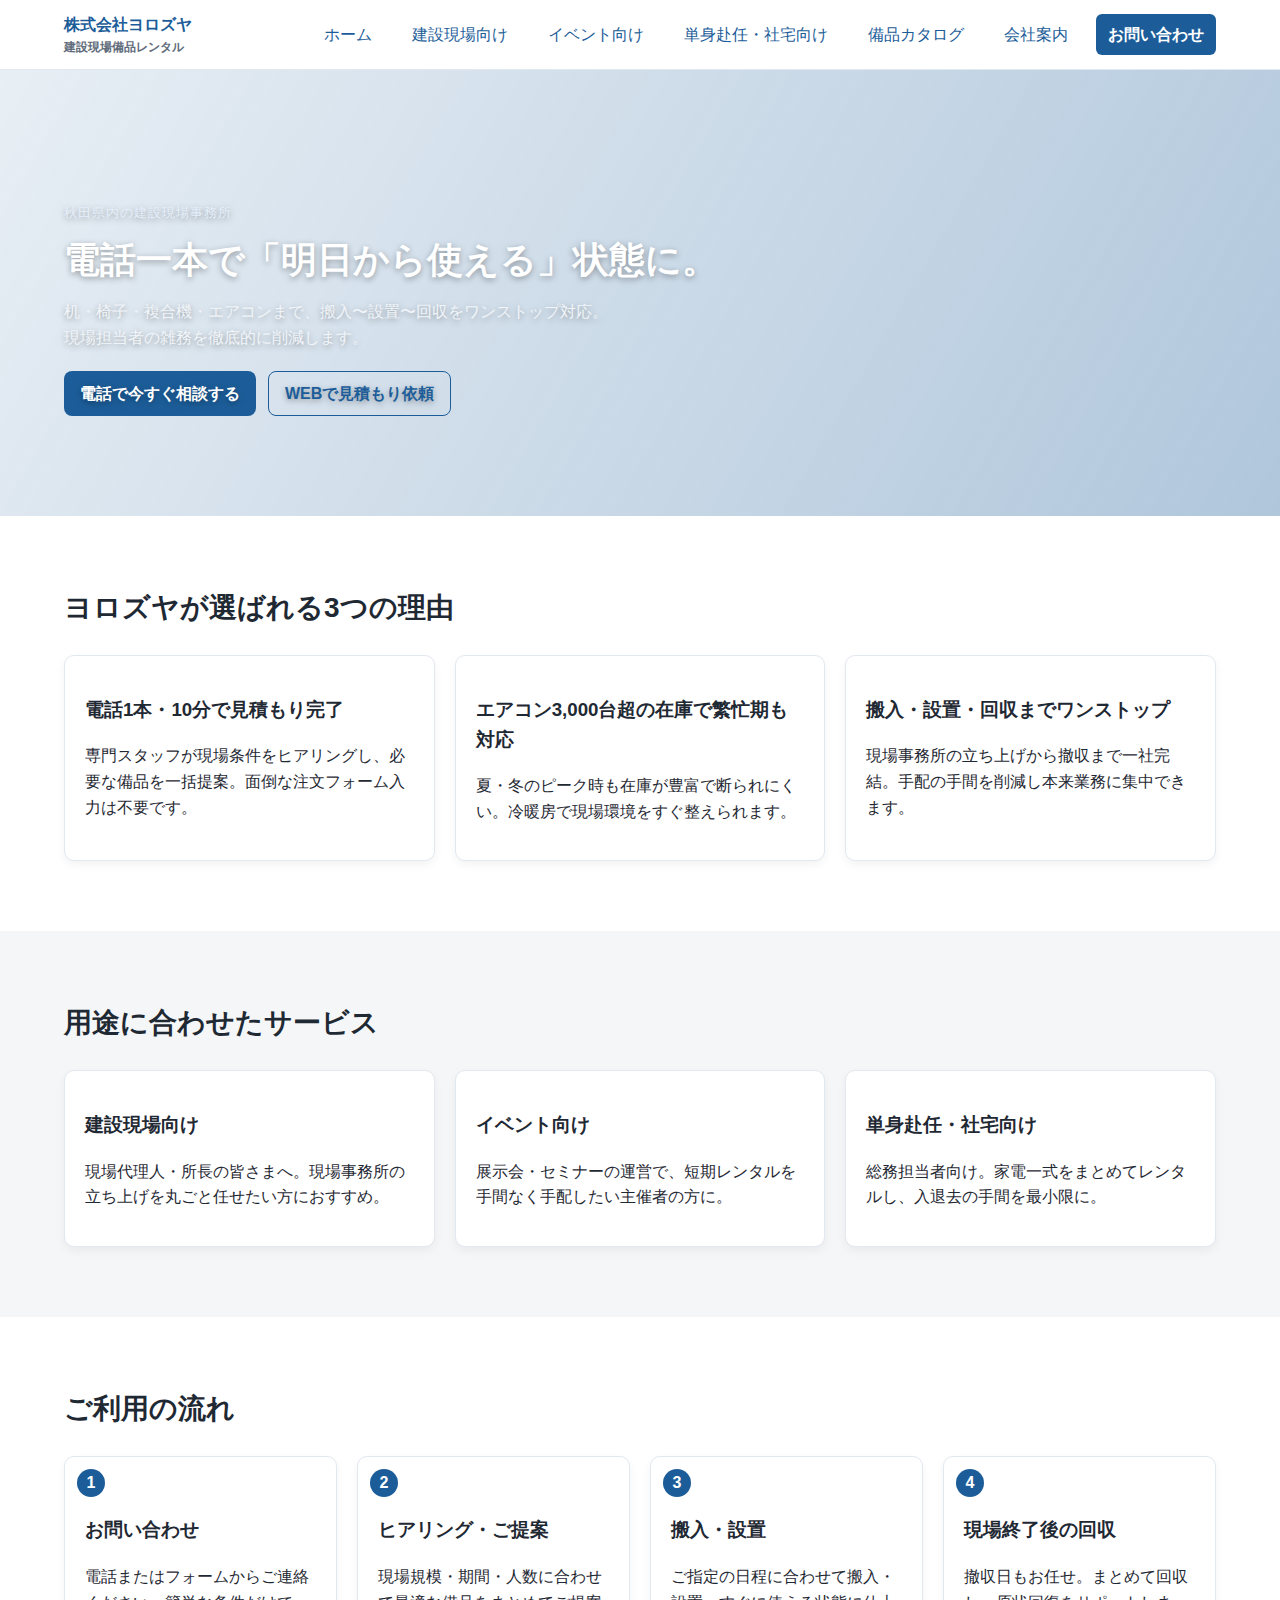
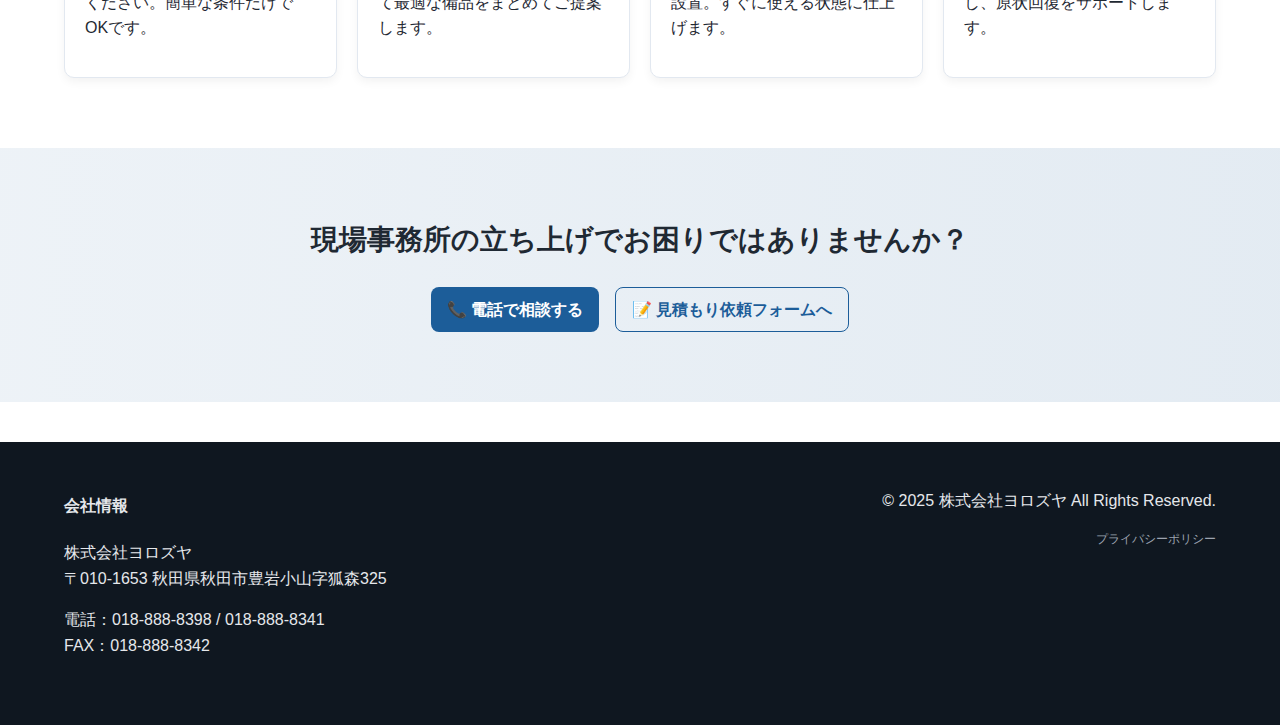
<file: index.html>
<!DOCTYPE html>
<html lang="ja">
<head>
  <meta charset="UTF-8">
  <meta name="viewport" content="width=device-width, initial-scale=1.0">
  <title>秋田の建設現場備品レンタル｜株式会社ヨロズヤ｜現場事務所の立ち上げをワンストップ対応</title>
  <meta name="description" content="秋田県内の建設現場事務所向けに、机・椅子・複合機・エアコンなどの備品レンタルをワンストップで提供する株式会社ヨロズヤの公式サイト。搬入から設置、回収まで任せられ、現場担当者の雑務を削減します。">
  <link rel="stylesheet" href="css/styles.css">
</head>
<body>
  <header class="site-header">
    <div class="container header-inner">
      <div class="logo">
        <span class="logo-main">株式会社ヨロズヤ</span>
        <span class="logo-sub">建設現場備品レンタル</span>
      </div>
      <button class="nav-toggle" aria-label="メニュー" aria-expanded="false">☰</button>
      <nav class="global-nav" aria-label="グローバルナビゲーション">
        <ul>
          <li><a href="index.html">ホーム</a></li>
          <li><a href="construction.html">建設現場向け</a></li>
          <li><a href="event.html">イベント向け</a></li>
          <li><a href="housing.html">単身赴任・社宅向け</a></li>
          <li><a href="catalog.html">備品カタログ</a></li>
          <li><a href="about.html">会社案内</a></li>
          <li><a class="btn-primary" href="contact.html">お問い合わせ</a></li>
        </ul>
      </nav>
    </div>
  </header>

  <main>
    <section class="hero">
      <div class="container hero-content">
        <p class="hero-eyebrow">秋田県内の建設現場事務所</p>
        <h1>電話一本で「明日から使える」状態に。</h1>
        <p class="hero-sub">机・椅子・複合機・エアコンまで、搬入〜設置〜回収をワンストップ対応。<br>現場担当者の雑務を徹底的に削減します。</p>
        <div class="hero-cta">
          <a class="btn-primary" href="tel:0188888398">電話で今すぐ相談する</a>
          <a class="btn-outline" href="contact.html#estimate-form">WEBで見積もり依頼</a>
        </div>
      </div>
    </section>

    <section class="section">
      <div class="container">
        <h2>ヨロズヤが選ばれる3つの理由</h2>
        <div class="grid three-cols">
          <div class="card">
            <h3>電話1本・10分で見積もり完了</h3>
            <p>専門スタッフが現場条件をヒアリングし、必要な備品を一括提案。面倒な注文フォーム入力は不要です。</p>
          </div>
          <div class="card">
            <h3>エアコン3,000台超の在庫で繁忙期も対応</h3>
            <p>夏・冬のピーク時も在庫が豊富で断られにくい。冷暖房で現場環境をすぐ整えられます。</p>
          </div>
          <div class="card">
            <h3>搬入・設置・回収までワンストップ</h3>
            <p>現場事務所の立ち上げから撤収まで一社完結。手配の手間を削減し本来業務に集中できます。</p>
          </div>
        </div>
      </div>
    </section>

    <section class="section alt">
      <div class="container">
        <h2>用途に合わせたサービス</h2>
        <div class="grid three-cols">
          <a class="card link-card" href="construction.html">
            <h3>建設現場向け</h3>
            <p>現場代理人・所長の皆さまへ。現場事務所の立ち上げを丸ごと任せたい方におすすめ。</p>
          </a>
          <a class="card link-card" href="event.html">
            <h3>イベント向け</h3>
            <p>展示会・セミナーの運営で、短期レンタルを手間なく手配したい主催者の方に。</p>
          </a>
          <a class="card link-card" href="housing.html">
            <h3>単身赴任・社宅向け</h3>
            <p>総務担当者向け。家電一式をまとめてレンタルし、入退去の手間を最小限に。</p>
          </a>
        </div>
      </div>
    </section>

    <section class="section">
      <div class="container">
        <h2>ご利用の流れ</h2>
        <div class="grid four-cols steps">
          <div class="card step">
            <span class="step-number">1</span>
            <h3>お問い合わせ</h3>
            <p>電話またはフォームからご連絡ください。簡単な条件だけでOKです。</p>
          </div>
          <div class="card step">
            <span class="step-number">2</span>
            <h3>ヒアリング・ご提案</h3>
            <p>現場規模・期間・人数に合わせて最適な備品をまとめてご提案します。</p>
          </div>
          <div class="card step">
            <span class="step-number">3</span>
            <h3>搬入・設置</h3>
            <p>ご指定の日程に合わせて搬入・設置。すぐに使える状態に仕上げます。</p>
          </div>
          <div class="card step">
            <span class="step-number">4</span>
            <h3>現場終了後の回収</h3>
            <p>撤収日もお任せ。まとめて回収し、原状回復をサポートします。</p>
          </div>
        </div>
      </div>
    </section>

    <section class="section cta-block">
      <div class="container">
        <h2>現場事務所の立ち上げでお困りではありませんか？</h2>
        <div class="cta-actions">
          <a class="btn-primary" href="tel:0188888398">📞 電話で相談する</a>
          <a class="btn-outline" href="contact.html#estimate-form">📝 見積もり依頼フォームへ</a>
        </div>
      </div>
    </section>
  </main>

  <div class="mobile-float">
    <a href="tel:0188888398">📞 電話相談</a>
    <a href="contact.html#estimate-form">📝 見積もり依頼</a>
  </div>

  <footer class="site-footer">
    <div class="container footer-content">
      <div>
        <h4>会社情報</h4>
        <p>株式会社ヨロズヤ<br>〒010-1653 秋田県秋田市豊岩小山字狐森325</p>
        <p>電話：018-888-8398 / 018-888-8341<br>FAX：018-888-8342</p>
      </div>
      <div class="footer-meta">
        <p>© 2025 株式会社ヨロズヤ All Rights Reserved.</p>
        <p class="small">プライバシーポリシー</p>
      </div>
    </div>
  </footer>

  <script src="js/main.js"></script>
</body>
</html>
</file>
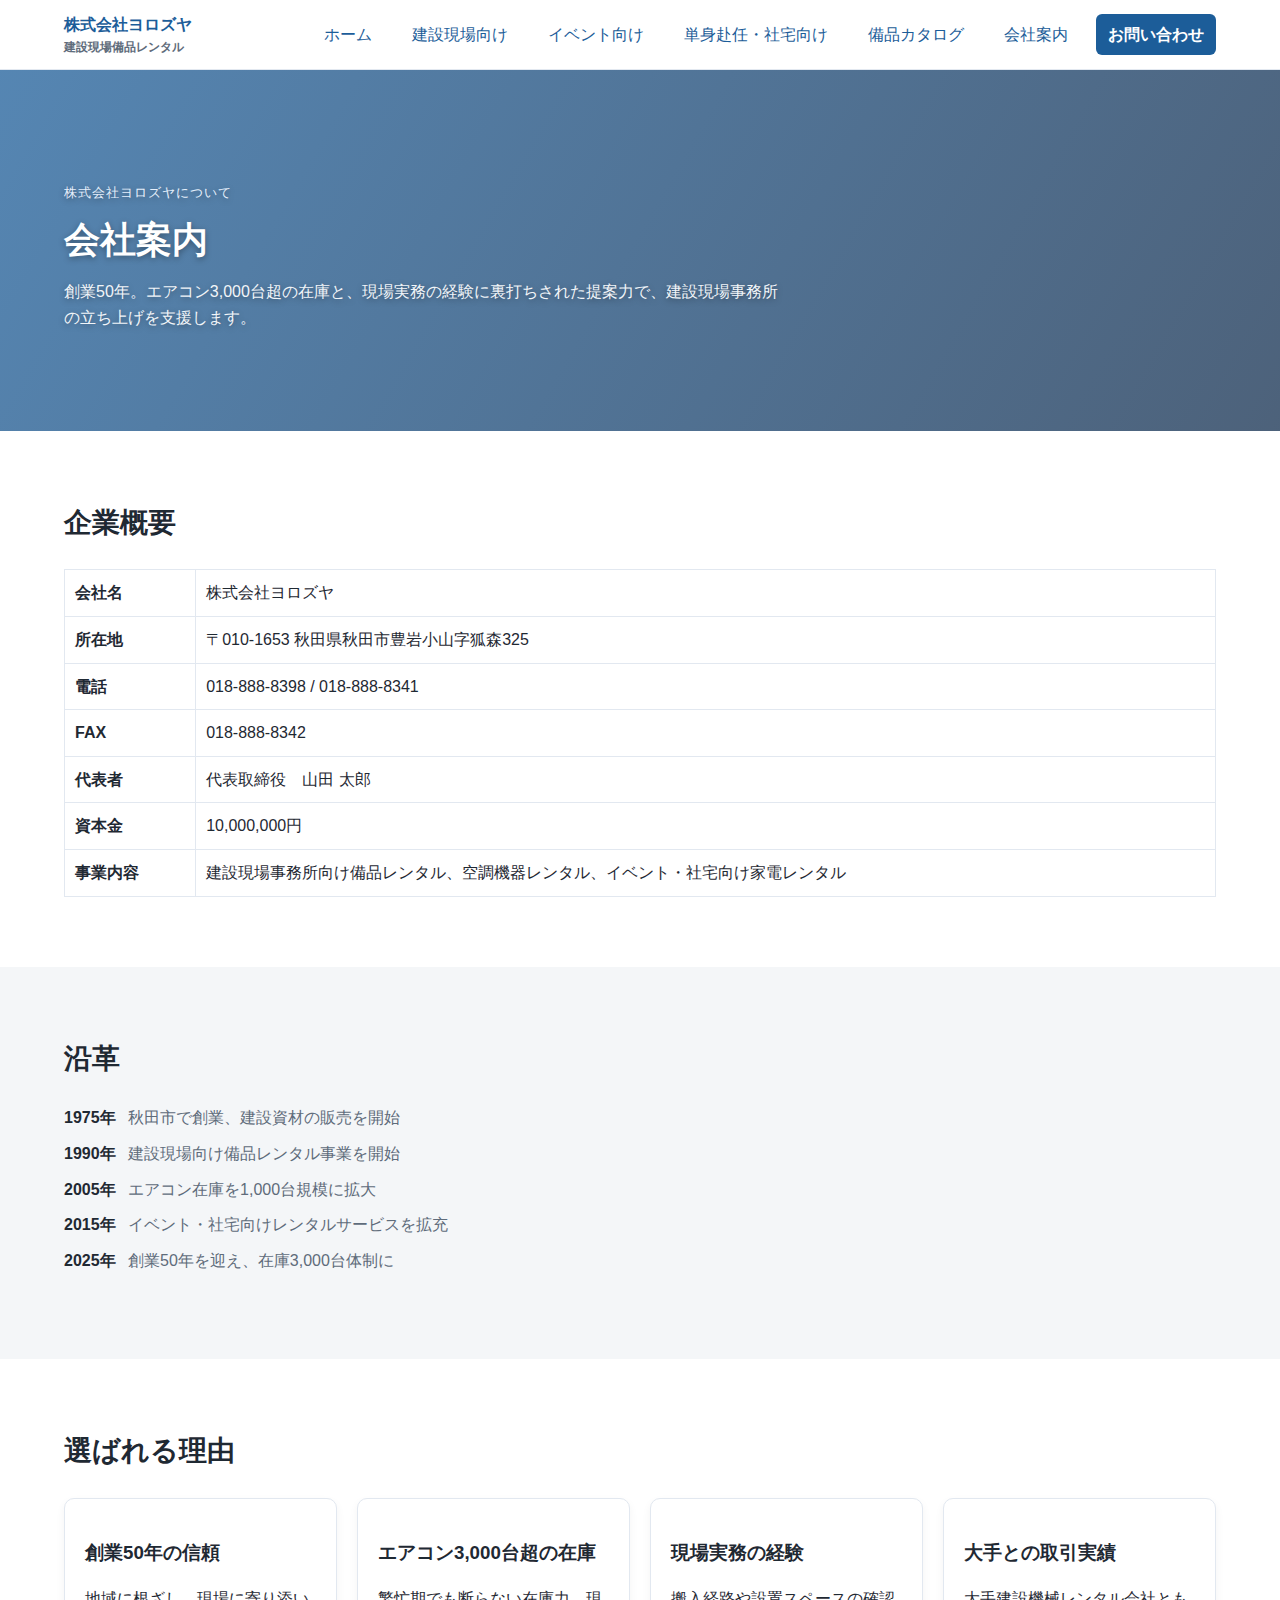
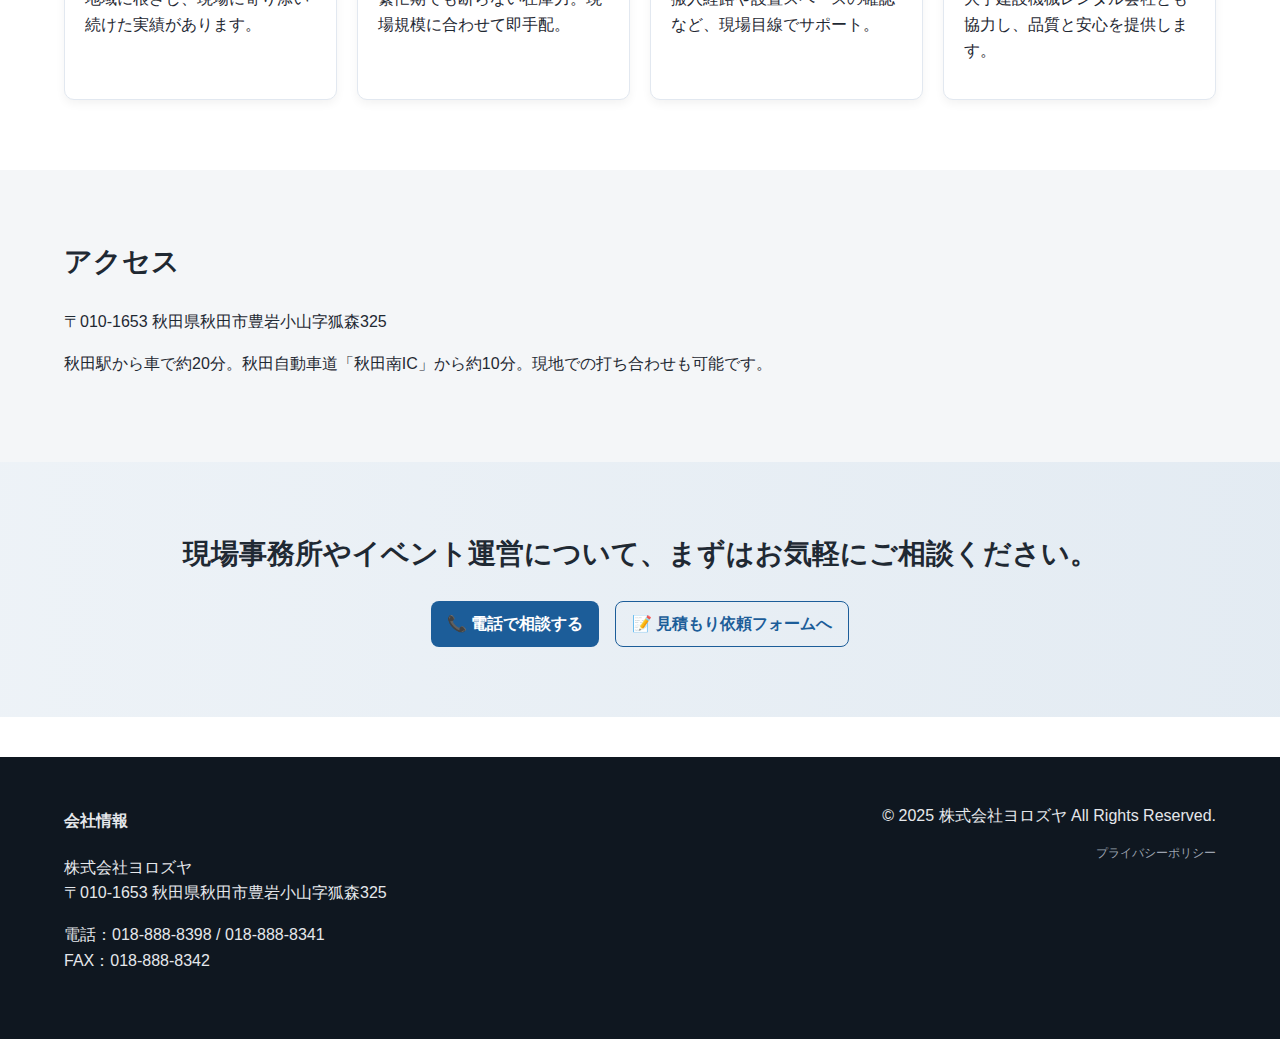
<file: about.html>
<!DOCTYPE html>
<html lang="ja">
<head>
  <meta charset="UTF-8">
  <meta name="viewport" content="width=device-width, initial-scale=1.0">
  <title>会社案内｜株式会社ヨロズヤ</title>
  <link rel="stylesheet" href="css/styles.css">
</head>
<body>
  <header class="site-header">
    <div class="container header-inner">
      <div class="logo">
        <span class="logo-main">株式会社ヨロズヤ</span>
        <span class="logo-sub">建設現場備品レンタル</span>
      </div>
      <button class="nav-toggle" aria-label="メニュー" aria-expanded="false">☰</button>
      <nav class="global-nav" aria-label="グローバルナビゲーション">
        <ul>
          <li><a href="index.html">ホーム</a></li>
          <li><a href="construction.html">建設現場向け</a></li>
          <li><a href="event.html">イベント向け</a></li>
          <li><a href="housing.html">単身赴任・社宅向け</a></li>
          <li><a href="catalog.html">備品カタログ</a></li>
          <li><a href="about.html">会社案内</a></li>
          <li><a class="btn-primary" href="contact.html">お問い合わせ</a></li>
        </ul>
      </nav>
    </div>
  </header>

  <main>
    <section class="hero hero-secondary">
      <div class="container hero-content">
        <p class="hero-eyebrow">株式会社ヨロズヤについて</p>
        <h1>会社案内</h1>
        <p class="hero-sub">創業50年。エアコン3,000台超の在庫と、現場実務の経験に裏打ちされた提案力で、建設現場事務所の立ち上げを支援します。</p>
      </div>
    </section>

    <section class="section">
      <div class="container">
        <h2>企業概要</h2>
        <table class="info-table">
          <tr><th>会社名</th><td>株式会社ヨロズヤ</td></tr>
          <tr><th>所在地</th><td>〒010-1653 秋田県秋田市豊岩小山字狐森325</td></tr>
          <tr><th>電話</th><td>018-888-8398 / 018-888-8341</td></tr>
          <tr><th>FAX</th><td>018-888-8342</td></tr>
          <tr><th>代表者</th><td>代表取締役　山田 太郎</td></tr>
          <tr><th>資本金</th><td>10,000,000円</td></tr>
          <tr><th>事業内容</th><td>建設現場事務所向け備品レンタル、空調機器レンタル、イベント・社宅向け家電レンタル</td></tr>
        </table>
      </div>
    </section>

    <section class="section alt">
      <div class="container">
        <h2>沿革</h2>
        <ul class="timeline">
          <li><span>1975年</span> 秋田市で創業、建設資材の販売を開始</li>
          <li><span>1990年</span> 建設現場向け備品レンタル事業を開始</li>
          <li><span>2005年</span> エアコン在庫を1,000台規模に拡大</li>
          <li><span>2015年</span> イベント・社宅向けレンタルサービスを拡充</li>
          <li><span>2025年</span> 創業50年を迎え、在庫3,000台体制に</li>
        </ul>
      </div>
    </section>

    <section class="section">
      <div class="container">
        <h2>選ばれる理由</h2>
        <div class="grid four-cols">
          <div class="card">
            <h3>創業50年の信頼</h3>
            <p>地域に根ざし、現場に寄り添い続けた実績があります。</p>
          </div>
          <div class="card">
            <h3>エアコン3,000台超の在庫</h3>
            <p>繁忙期でも断らない在庫力。現場規模に合わせて即手配。</p>
          </div>
          <div class="card">
            <h3>現場実務の経験</h3>
            <p>搬入経路や設置スペースの確認など、現場目線でサポート。</p>
          </div>
          <div class="card">
            <h3>大手との取引実績</h3>
            <p>大手建設機械レンタル会社とも協力し、品質と安心を提供します。</p>
          </div>
        </div>
      </div>
    </section>

    <section class="section alt">
      <div class="container">
        <h2>アクセス</h2>
        <p>〒010-1653 秋田県秋田市豊岩小山字狐森325</p>
        <p>秋田駅から車で約20分。秋田自動車道「秋田南IC」から約10分。現地での打ち合わせも可能です。</p>
      </div>
    </section>

    <section class="section cta-block">
      <div class="container">
        <h2>現場事務所やイベント運営について、まずはお気軽にご相談ください。</h2>
        <div class="cta-actions">
          <a class="btn-primary" href="tel:0188888398">📞 電話で相談する</a>
          <a class="btn-outline" href="contact.html#estimate-form">📝 見積もり依頼フォームへ</a>
        </div>
      </div>
    </section>
  </main>

  <div class="mobile-float">
    <a href="tel:0188888398">📞 電話相談</a>
    <a href="contact.html#estimate-form">📝 見積もり依頼</a>
  </div>

  <footer class="site-footer">
    <div class="container footer-content">
      <div>
        <h4>会社情報</h4>
        <p>株式会社ヨロズヤ<br>〒010-1653 秋田県秋田市豊岩小山字狐森325</p>
        <p>電話：018-888-8398 / 018-888-8341<br>FAX：018-888-8342</p>
      </div>
      <div class="footer-meta">
        <p>© 2025 株式会社ヨロズヤ All Rights Reserved.</p>
        <p class="small">プライバシーポリシー</p>
      </div>
    </div>
  </footer>

  <script src="js/main.js"></script>
</body>
</html>
</file>
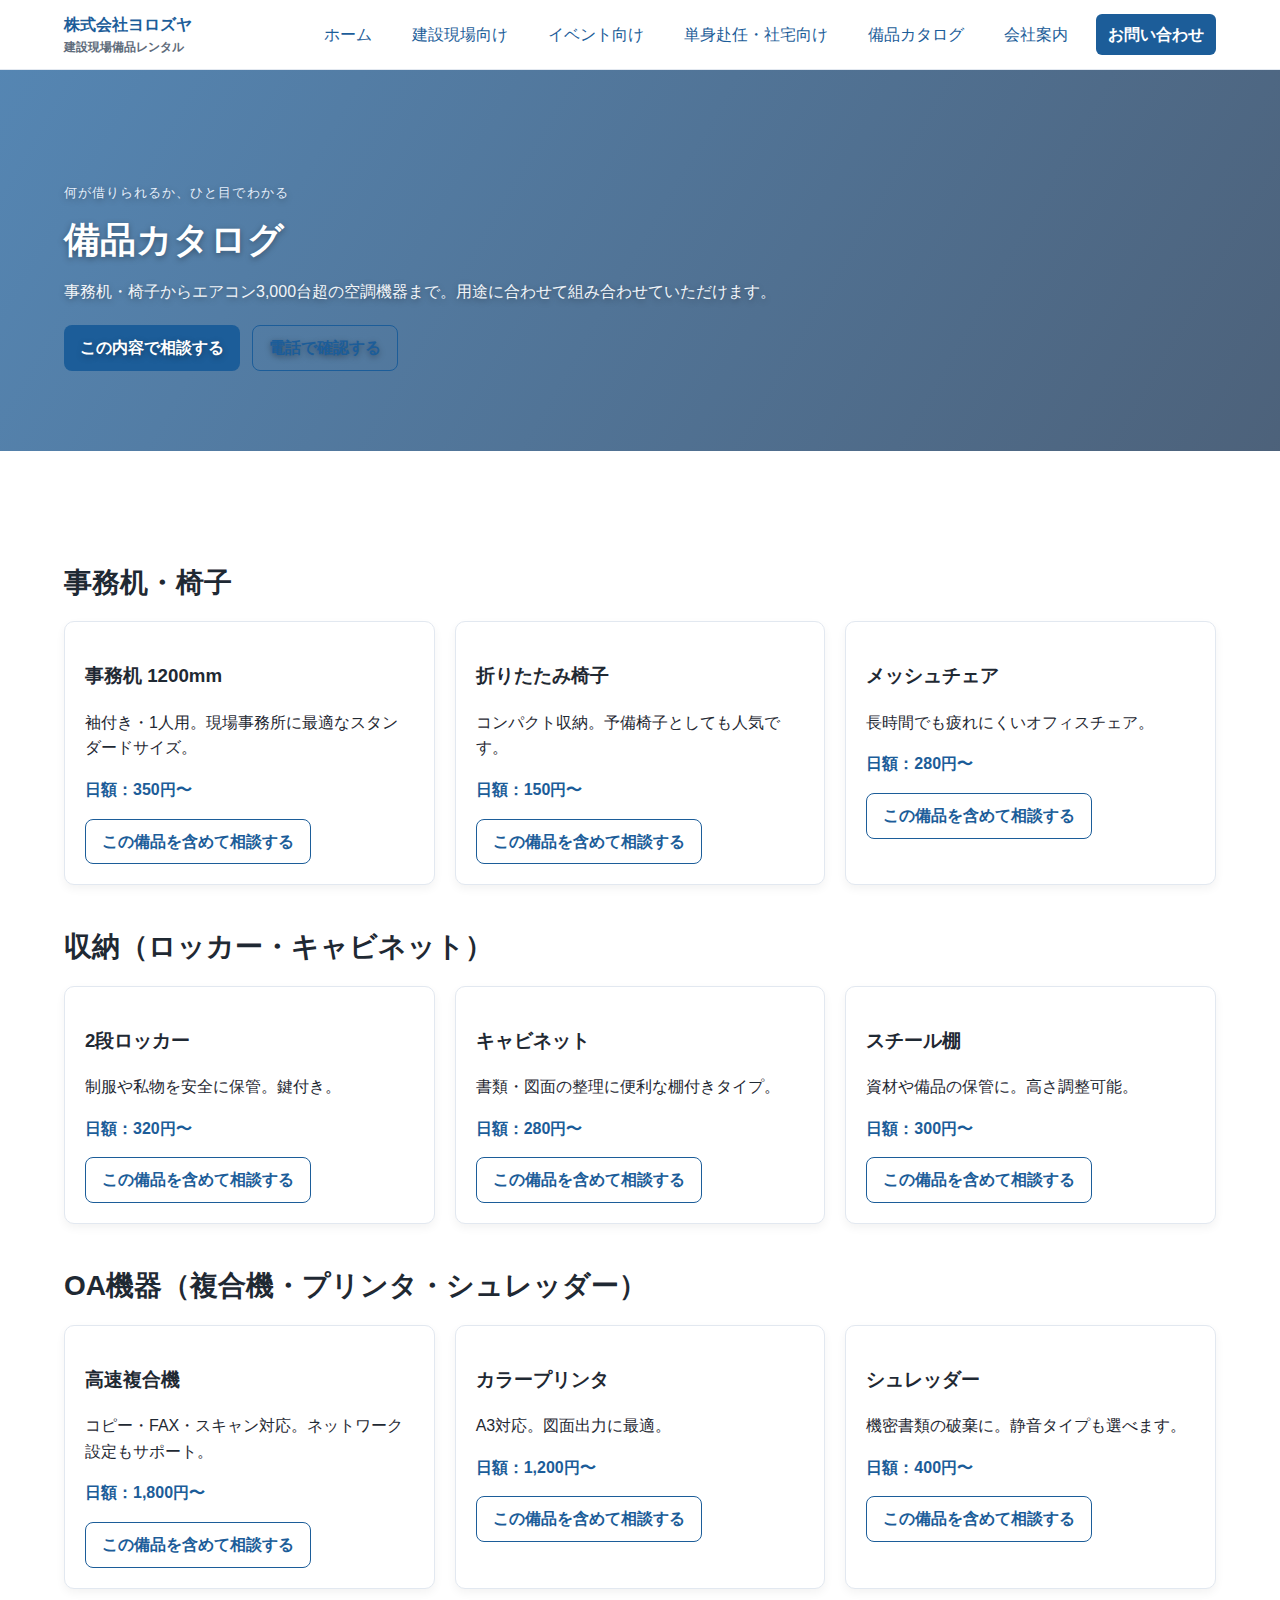
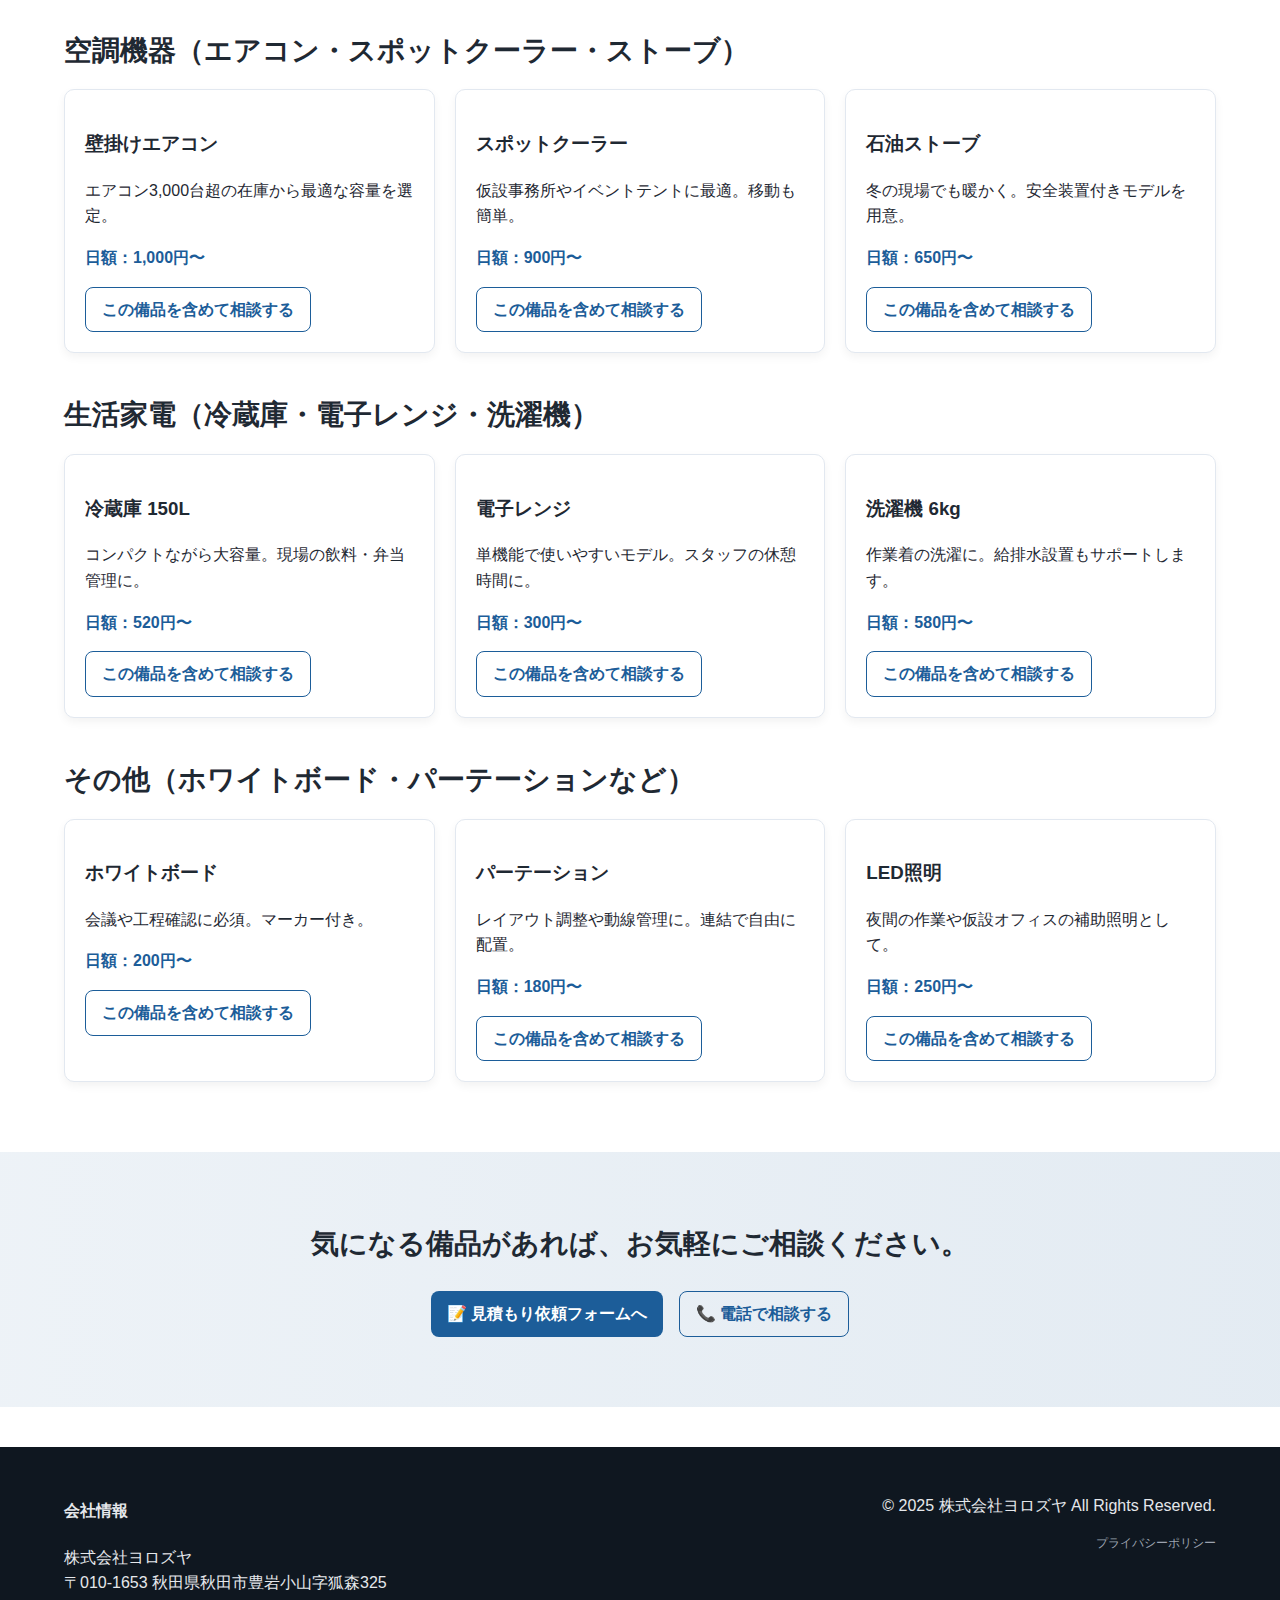
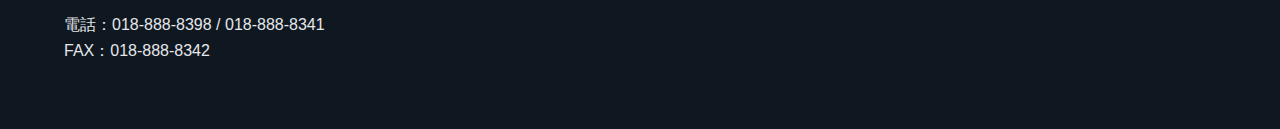
<file: catalog.html>
<!DOCTYPE html>
<html lang="ja">
<head>
  <meta charset="UTF-8">
  <meta name="viewport" content="width=device-width, initial-scale=1.0">
  <title>備品カタログ｜株式会社ヨロズヤ</title>
  <link rel="stylesheet" href="css/styles.css">
</head>
<body>
  <header class="site-header">
    <div class="container header-inner">
      <div class="logo">
        <span class="logo-main">株式会社ヨロズヤ</span>
        <span class="logo-sub">建設現場備品レンタル</span>
      </div>
      <button class="nav-toggle" aria-label="メニュー" aria-expanded="false">☰</button>
      <nav class="global-nav" aria-label="グローバルナビゲーション">
        <ul>
          <li><a href="index.html">ホーム</a></li>
          <li><a href="construction.html">建設現場向け</a></li>
          <li><a href="event.html">イベント向け</a></li>
          <li><a href="housing.html">単身赴任・社宅向け</a></li>
          <li><a href="catalog.html">備品カタログ</a></li>
          <li><a href="about.html">会社案内</a></li>
          <li><a class="btn-primary" href="contact.html">お問い合わせ</a></li>
        </ul>
      </nav>
    </div>
  </header>

  <main>
    <section class="hero hero-secondary">
      <div class="container hero-content">
        <p class="hero-eyebrow">何が借りられるか、ひと目でわかる</p>
        <h1>備品カタログ</h1>
        <p class="hero-sub">事務机・椅子からエアコン3,000台超の空調機器まで。用途に合わせて組み合わせていただけます。</p>
        <div class="hero-cta">
          <a class="btn-primary" href="contact.html#estimate-form">この内容で相談する</a>
          <a class="btn-outline" href="tel:0188888398">電話で確認する</a>
        </div>
      </div>
    </section>

    <section class="section">
      <div class="container catalog">
        <h2>事務机・椅子</h2>
        <div class="grid three-cols">
          <div class="card">
            <h3>事務机 1200mm</h3>
            <p>袖付き・1人用。現場事務所に最適なスタンダードサイズ。</p>
            <p class="price">日額：350円〜</p>
            <a class="btn-outline" href="contact.html">この備品を含めて相談する</a>
          </div>
          <div class="card">
            <h3>折りたたみ椅子</h3>
            <p>コンパクト収納。予備椅子としても人気です。</p>
            <p class="price">日額：150円〜</p>
            <a class="btn-outline" href="contact.html">この備品を含めて相談する</a>
          </div>
          <div class="card">
            <h3>メッシュチェア</h3>
            <p>長時間でも疲れにくいオフィスチェア。</p>
            <p class="price">日額：280円〜</p>
            <a class="btn-outline" href="contact.html">この備品を含めて相談する</a>
          </div>
        </div>

        <h2>収納（ロッカー・キャビネット）</h2>
        <div class="grid three-cols">
          <div class="card">
            <h3>2段ロッカー</h3>
            <p>制服や私物を安全に保管。鍵付き。</p>
            <p class="price">日額：320円〜</p>
            <a class="btn-outline" href="contact.html">この備品を含めて相談する</a>
          </div>
          <div class="card">
            <h3>キャビネット</h3>
            <p>書類・図面の整理に便利な棚付きタイプ。</p>
            <p class="price">日額：280円〜</p>
            <a class="btn-outline" href="contact.html">この備品を含めて相談する</a>
          </div>
          <div class="card">
            <h3>スチール棚</h3>
            <p>資材や備品の保管に。高さ調整可能。</p>
            <p class="price">日額：300円〜</p>
            <a class="btn-outline" href="contact.html">この備品を含めて相談する</a>
          </div>
        </div>

        <h2>OA機器（複合機・プリンタ・シュレッダー）</h2>
        <div class="grid three-cols">
          <div class="card">
            <h3>高速複合機</h3>
            <p>コピー・FAX・スキャン対応。ネットワーク設定もサポート。</p>
            <p class="price">日額：1,800円〜</p>
            <a class="btn-outline" href="contact.html">この備品を含めて相談する</a>
          </div>
          <div class="card">
            <h3>カラープリンタ</h3>
            <p>A3対応。図面出力に最適。</p>
            <p class="price">日額：1,200円〜</p>
            <a class="btn-outline" href="contact.html">この備品を含めて相談する</a>
          </div>
          <div class="card">
            <h3>シュレッダー</h3>
            <p>機密書類の破棄に。静音タイプも選べます。</p>
            <p class="price">日額：400円〜</p>
            <a class="btn-outline" href="contact.html">この備品を含めて相談する</a>
          </div>
        </div>

        <h2>空調機器（エアコン・スポットクーラー・ストーブ）</h2>
        <div class="grid three-cols">
          <div class="card">
            <h3>壁掛けエアコン</h3>
            <p>エアコン3,000台超の在庫から最適な容量を選定。</p>
            <p class="price">日額：1,000円〜</p>
            <a class="btn-outline" href="contact.html">この備品を含めて相談する</a>
          </div>
          <div class="card">
            <h3>スポットクーラー</h3>
            <p>仮設事務所やイベントテントに最適。移動も簡単。</p>
            <p class="price">日額：900円〜</p>
            <a class="btn-outline" href="contact.html">この備品を含めて相談する</a>
          </div>
          <div class="card">
            <h3>石油ストーブ</h3>
            <p>冬の現場でも暖かく。安全装置付きモデルを用意。</p>
            <p class="price">日額：650円〜</p>
            <a class="btn-outline" href="contact.html">この備品を含めて相談する</a>
          </div>
        </div>

        <h2>生活家電（冷蔵庫・電子レンジ・洗濯機）</h2>
        <div class="grid three-cols">
          <div class="card">
            <h3>冷蔵庫 150L</h3>
            <p>コンパクトながら大容量。現場の飲料・弁当管理に。</p>
            <p class="price">日額：520円〜</p>
            <a class="btn-outline" href="contact.html">この備品を含めて相談する</a>
          </div>
          <div class="card">
            <h3>電子レンジ</h3>
            <p>単機能で使いやすいモデル。スタッフの休憩時間に。</p>
            <p class="price">日額：300円〜</p>
            <a class="btn-outline" href="contact.html">この備品を含めて相談する</a>
          </div>
          <div class="card">
            <h3>洗濯機 6kg</h3>
            <p>作業着の洗濯に。給排水設置もサポートします。</p>
            <p class="price">日額：580円〜</p>
            <a class="btn-outline" href="contact.html">この備品を含めて相談する</a>
          </div>
        </div>

        <h2>その他（ホワイトボード・パーテーションなど）</h2>
        <div class="grid three-cols">
          <div class="card">
            <h3>ホワイトボード</h3>
            <p>会議や工程確認に必須。マーカー付き。</p>
            <p class="price">日額：200円〜</p>
            <a class="btn-outline" href="contact.html">この備品を含めて相談する</a>
          </div>
          <div class="card">
            <h3>パーテーション</h3>
            <p>レイアウト調整や動線管理に。連結で自由に配置。</p>
            <p class="price">日額：180円〜</p>
            <a class="btn-outline" href="contact.html">この備品を含めて相談する</a>
          </div>
          <div class="card">
            <h3>LED照明</h3>
            <p>夜間の作業や仮設オフィスの補助照明として。</p>
            <p class="price">日額：250円〜</p>
            <a class="btn-outline" href="contact.html">この備品を含めて相談する</a>
          </div>
        </div>
      </div>
    </section>

    <section class="section cta-block">
      <div class="container">
        <h2>気になる備品があれば、お気軽にご相談ください。</h2>
        <div class="cta-actions">
          <a class="btn-primary" href="contact.html#estimate-form">📝 見積もり依頼フォームへ</a>
          <a class="btn-outline" href="tel:0188888398">📞 電話で相談する</a>
        </div>
      </div>
    </section>
  </main>

  <div class="mobile-float">
    <a href="tel:0188888398">📞 電話相談</a>
    <a href="contact.html#estimate-form">📝 見積もり依頼</a>
  </div>

  <footer class="site-footer">
    <div class="container footer-content">
      <div>
        <h4>会社情報</h4>
        <p>株式会社ヨロズヤ<br>〒010-1653 秋田県秋田市豊岩小山字狐森325</p>
        <p>電話：018-888-8398 / 018-888-8341<br>FAX：018-888-8342</p>
      </div>
      <div class="footer-meta">
        <p>© 2025 株式会社ヨロズヤ All Rights Reserved.</p>
        <p class="small">プライバシーポリシー</p>
      </div>
    </div>
  </footer>

  <script src="js/main.js"></script>
</body>
</html>
</file>
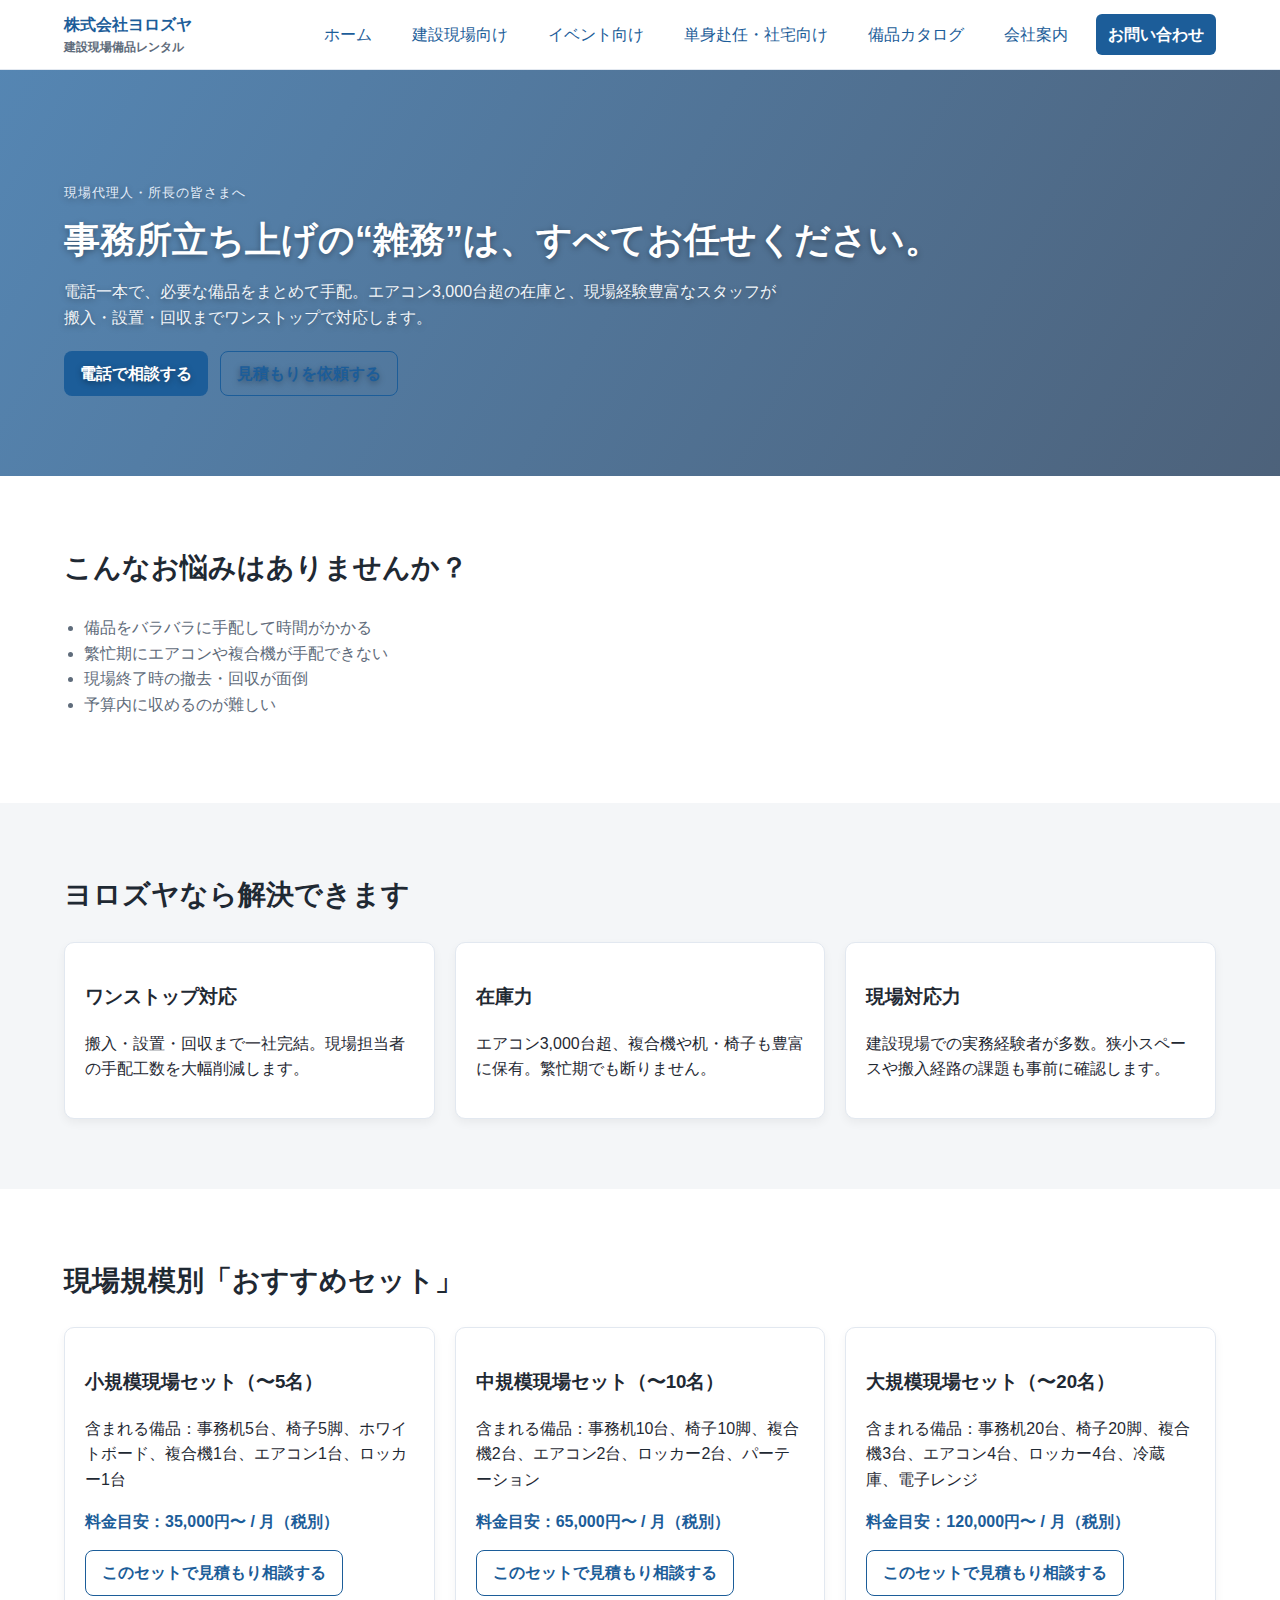
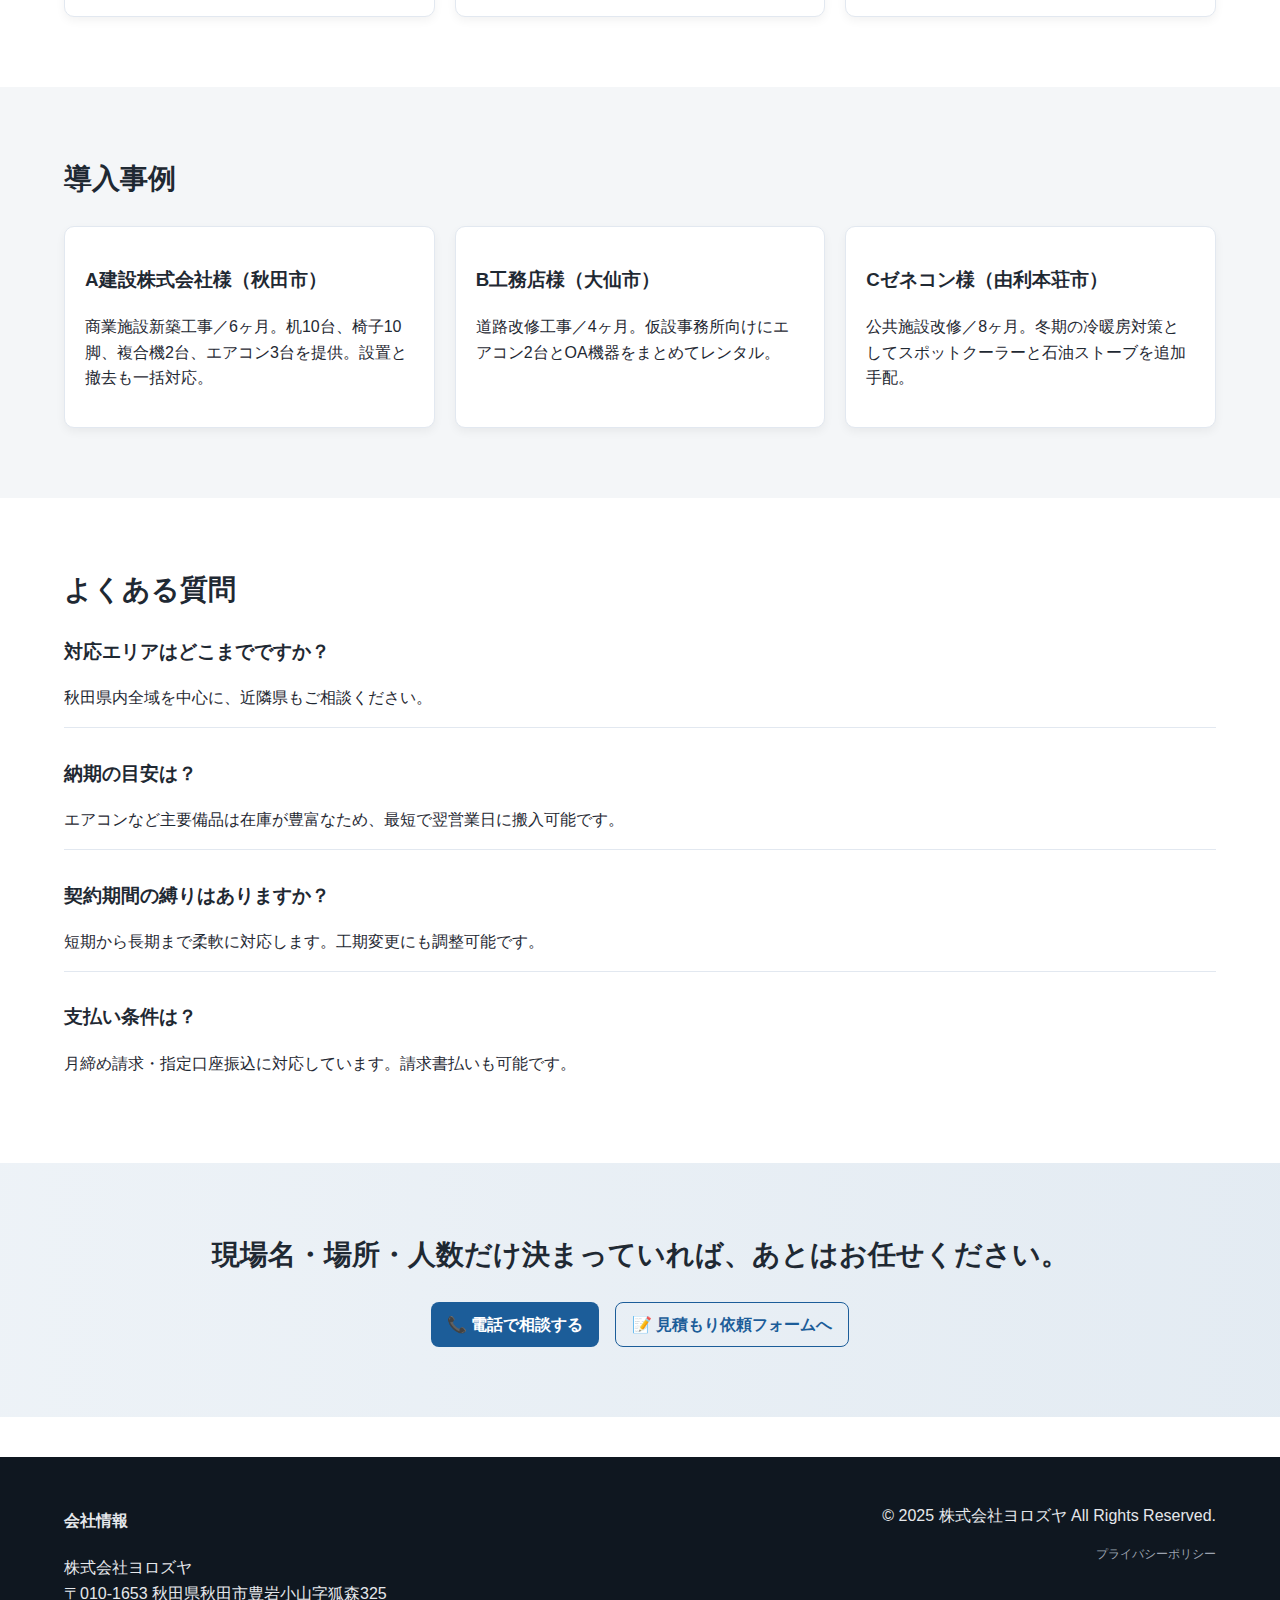
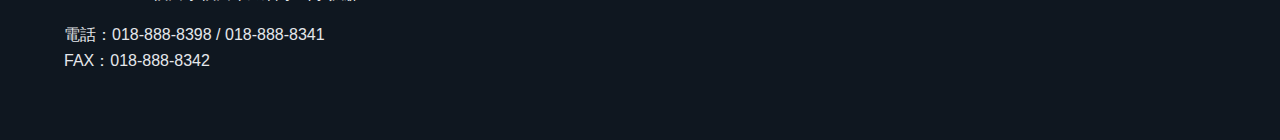
<file: construction.html>
<!DOCTYPE html>
<html lang="ja">
<head>
  <meta charset="UTF-8">
  <meta name="viewport" content="width=device-width, initial-scale=1.0">
  <title>建設現場向け備品レンタル｜株式会社ヨロズヤ</title>
  <link rel="stylesheet" href="css/styles.css">
</head>
<body>
  <header class="site-header">
    <div class="container header-inner">
      <div class="logo">
        <span class="logo-main">株式会社ヨロズヤ</span>
        <span class="logo-sub">建設現場備品レンタル</span>
      </div>
      <button class="nav-toggle" aria-label="メニュー" aria-expanded="false">☰</button>
      <nav class="global-nav" aria-label="グローバルナビゲーション">
        <ul>
          <li><a href="index.html">ホーム</a></li>
          <li><a href="construction.html">建設現場向け</a></li>
          <li><a href="event.html">イベント向け</a></li>
          <li><a href="housing.html">単身赴任・社宅向け</a></li>
          <li><a href="catalog.html">備品カタログ</a></li>
          <li><a href="about.html">会社案内</a></li>
          <li><a class="btn-primary" href="contact.html">お問い合わせ</a></li>
        </ul>
      </nav>
    </div>
  </header>

  <main>
    <section class="hero hero-secondary">
      <div class="container hero-content">
        <p class="hero-eyebrow">現場代理人・所長の皆さまへ</p>
        <h1>事務所立ち上げの“雑務”は、すべてお任せください。</h1>
        <p class="hero-sub">電話一本で、必要な備品をまとめて手配。エアコン3,000台超の在庫と、現場経験豊富なスタッフが搬入・設置・回収までワンストップで対応します。</p>
        <div class="hero-cta">
          <a class="btn-primary" href="tel:0188888398">電話で相談する</a>
          <a class="btn-outline" href="contact.html#estimate-form">見積もりを依頼する</a>
        </div>
      </div>
    </section>

    <section class="section">
      <div class="container">
        <h2>こんなお悩みはありませんか？</h2>
        <ul class="bullet-list">
          <li>備品をバラバラに手配して時間がかかる</li>
          <li>繁忙期にエアコンや複合機が手配できない</li>
          <li>現場終了時の撤去・回収が面倒</li>
          <li>予算内に収めるのが難しい</li>
        </ul>
      </div>
    </section>

    <section class="section alt">
      <div class="container">
        <h2>ヨロズヤなら解決できます</h2>
        <div class="grid three-cols">
          <div class="card">
            <h3>ワンストップ対応</h3>
            <p>搬入・設置・回収まで一社完結。現場担当者の手配工数を大幅削減します。</p>
          </div>
          <div class="card">
            <h3>在庫力</h3>
            <p>エアコン3,000台超、複合機や机・椅子も豊富に保有。繁忙期でも断りません。</p>
          </div>
          <div class="card">
            <h3>現場対応力</h3>
            <p>建設現場での実務経験者が多数。狭小スペースや搬入経路の課題も事前に確認します。</p>
          </div>
        </div>
      </div>
    </section>

    <section class="section">
      <div class="container">
        <h2>現場規模別「おすすめセット」</h2>
        <div class="grid three-cols">
          <div class="card">
            <h3>小規模現場セット（〜5名）</h3>
            <p>含まれる備品：事務机5台、椅子5脚、ホワイトボード、複合機1台、エアコン1台、ロッカー1台</p>
            <p class="price">料金目安：35,000円〜 / 月（税別）</p>
            <a class="btn-outline" href="contact.html">このセットで見積もり相談する</a>
          </div>
          <div class="card">
            <h3>中規模現場セット（〜10名）</h3>
            <p>含まれる備品：事務机10台、椅子10脚、複合機2台、エアコン2台、ロッカー2台、パーテーション</p>
            <p class="price">料金目安：65,000円〜 / 月（税別）</p>
            <a class="btn-outline" href="contact.html">このセットで見積もり相談する</a>
          </div>
          <div class="card">
            <h3>大規模現場セット（〜20名）</h3>
            <p>含まれる備品：事務机20台、椅子20脚、複合機3台、エアコン4台、ロッカー4台、冷蔵庫、電子レンジ</p>
            <p class="price">料金目安：120,000円〜 / 月（税別）</p>
            <a class="btn-outline" href="contact.html">このセットで見積もり相談する</a>
          </div>
        </div>
      </div>
    </section>

    <section class="section alt">
      <div class="container">
        <h2>導入事例</h2>
        <div class="grid three-cols">
          <div class="card">
            <h3>A建設株式会社様（秋田市）</h3>
            <p>商業施設新築工事／6ヶ月。机10台、椅子10脚、複合機2台、エアコン3台を提供。設置と撤去も一括対応。</p>
          </div>
          <div class="card">
            <h3>B工務店様（大仙市）</h3>
            <p>道路改修工事／4ヶ月。仮設事務所向けにエアコン2台とOA機器をまとめてレンタル。</p>
          </div>
          <div class="card">
            <h3>Cゼネコン様（由利本荘市）</h3>
            <p>公共施設改修／8ヶ月。冬期の冷暖房対策としてスポットクーラーと石油ストーブを追加手配。</p>
          </div>
        </div>
      </div>
    </section>

    <section class="section">
      <div class="container">
        <h2>よくある質問</h2>
        <div class="faq">
          <div class="faq-item">
            <h3>対応エリアはどこまでですか？</h3>
            <p>秋田県内全域を中心に、近隣県もご相談ください。</p>
          </div>
          <div class="faq-item">
            <h3>納期の目安は？</h3>
            <p>エアコンなど主要備品は在庫が豊富なため、最短で翌営業日に搬入可能です。</p>
          </div>
          <div class="faq-item">
            <h3>契約期間の縛りはありますか？</h3>
            <p>短期から長期まで柔軟に対応します。工期変更にも調整可能です。</p>
          </div>
          <div class="faq-item">
            <h3>支払い条件は？</h3>
            <p>月締め請求・指定口座振込に対応しています。請求書払いも可能です。</p>
          </div>
        </div>
      </div>
    </section>

    <section class="section cta-block">
      <div class="container">
        <h2>現場名・場所・人数だけ決まっていれば、あとはお任せください。</h2>
        <div class="cta-actions">
          <a class="btn-primary" href="tel:0188888398">📞 電話で相談する</a>
          <a class="btn-outline" href="contact.html#estimate-form">📝 見積もり依頼フォームへ</a>
        </div>
      </div>
    </section>
  </main>

  <div class="mobile-float">
    <a href="tel:0188888398">📞 電話相談</a>
    <a href="contact.html#estimate-form">📝 見積もり依頼</a>
  </div>

  <footer class="site-footer">
    <div class="container footer-content">
      <div>
        <h4>会社情報</h4>
        <p>株式会社ヨロズヤ<br>〒010-1653 秋田県秋田市豊岩小山字狐森325</p>
        <p>電話：018-888-8398 / 018-888-8341<br>FAX：018-888-8342</p>
      </div>
      <div class="footer-meta">
        <p>© 2025 株式会社ヨロズヤ All Rights Reserved.</p>
        <p class="small">プライバシーポリシー</p>
      </div>
    </div>
  </footer>

  <script src="js/main.js"></script>
</body>
</html>
</file>
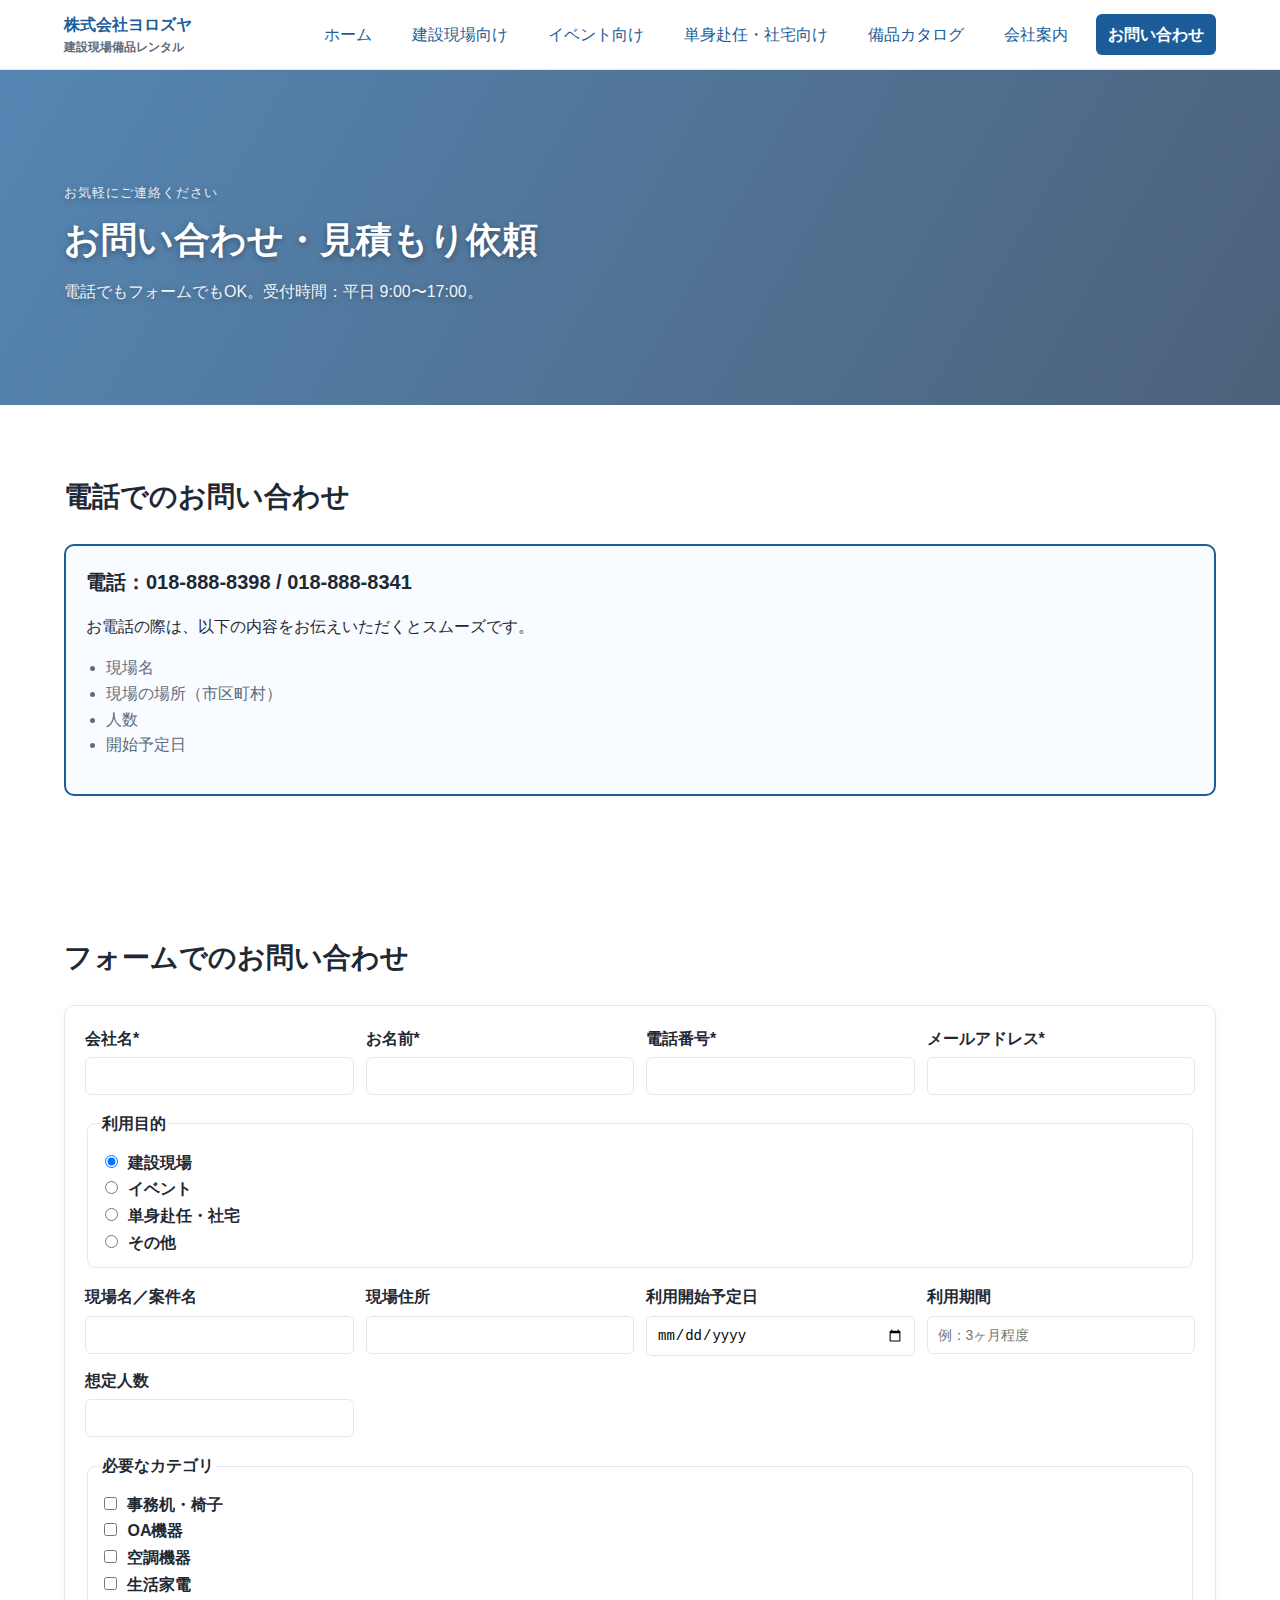
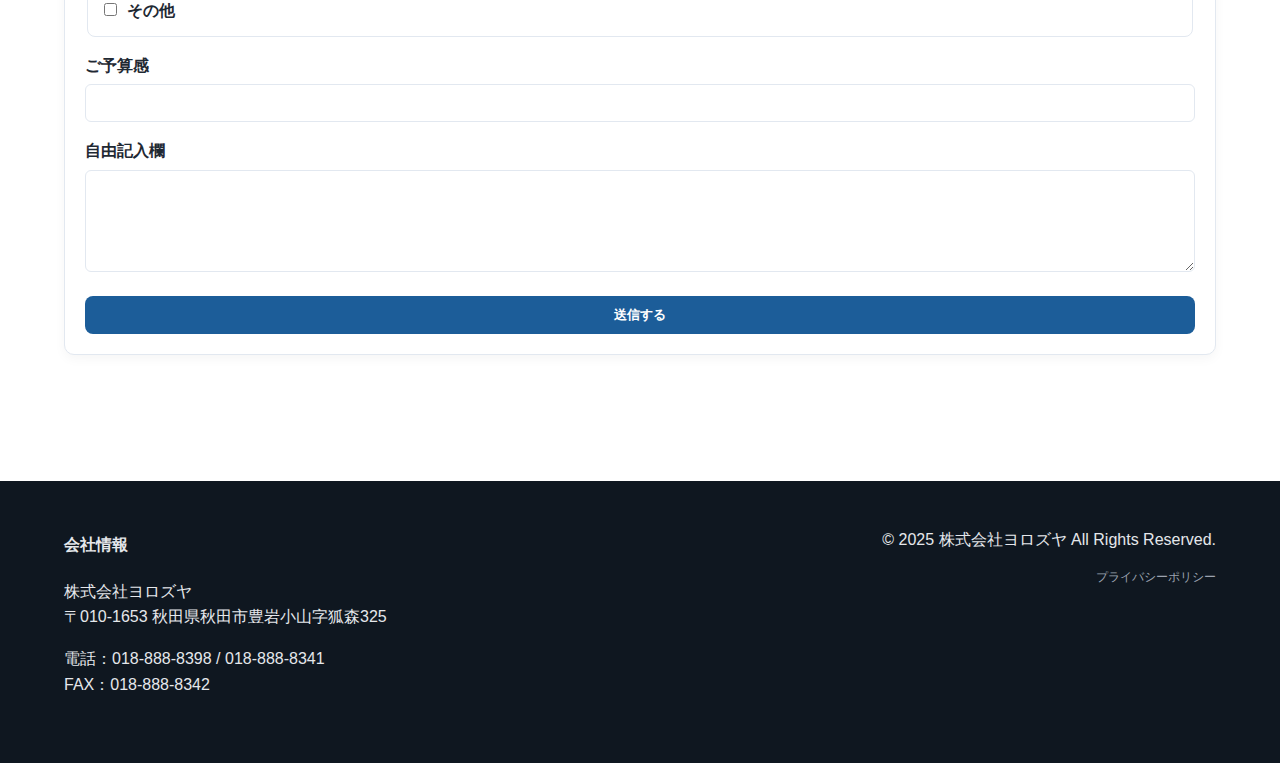
<file: contact.html>
<!DOCTYPE html>
<html lang="ja">
<head>
  <meta charset="UTF-8">
  <meta name="viewport" content="width=device-width, initial-scale=1.0">
  <title>お問い合わせ・見積もり依頼｜株式会社ヨロズヤ</title>
  <link rel="stylesheet" href="css/styles.css">
</head>
<body>
  <header class="site-header">
    <div class="container header-inner">
      <div class="logo">
        <span class="logo-main">株式会社ヨロズヤ</span>
        <span class="logo-sub">建設現場備品レンタル</span>
      </div>
      <button class="nav-toggle" aria-label="メニュー" aria-expanded="false">☰</button>
      <nav class="global-nav" aria-label="グローバルナビゲーション">
        <ul>
          <li><a href="index.html">ホーム</a></li>
          <li><a href="construction.html">建設現場向け</a></li>
          <li><a href="event.html">イベント向け</a></li>
          <li><a href="housing.html">単身赴任・社宅向け</a></li>
          <li><a href="catalog.html">備品カタログ</a></li>
          <li><a href="about.html">会社案内</a></li>
          <li><a class="btn-primary" href="contact.html">お問い合わせ</a></li>
        </ul>
      </nav>
    </div>
  </header>

  <main>
    <section class="hero hero-secondary">
      <div class="container hero-content">
        <p class="hero-eyebrow">お気軽にご連絡ください</p>
        <h1>お問い合わせ・見積もり依頼</h1>
        <p class="hero-sub">電話でもフォームでもOK。受付時間：平日 9:00〜17:00。</p>
      </div>
    </section>

    <section class="section">
      <div class="container">
        <h2>電話でのお問い合わせ</h2>
        <div class="callout">
          <p class="large">電話：018-888-8398 / 018-888-8341</p>
          <p>お電話の際は、以下の内容をお伝えいただくとスムーズです。</p>
          <ul class="bullet-list">
            <li>現場名</li>
            <li>現場の場所（市区町村）</li>
            <li>人数</li>
            <li>開始予定日</li>
          </ul>
        </div>
      </div>
    </section>

    <section class="section" id="estimate-form">
      <div class="container">
        <h2>フォームでのお問い合わせ</h2>
        <form class="contact-form">
          <div class="form-grid">
            <label>会社名*<input type="text" name="company" required></label>
            <label>お名前*<input type="text" name="name" required></label>
            <label>電話番号*<input type="tel" name="tel" required></label>
            <label>メールアドレス*<input type="email" name="email" required></label>
          </div>

          <fieldset>
            <legend>利用目的</legend>
            <label><input type="radio" name="purpose" value="建設現場" checked> 建設現場</label>
            <label><input type="radio" name="purpose" value="イベント"> イベント</label>
            <label><input type="radio" name="purpose" value="単身赴任・社宅"> 単身赴任・社宅</label>
            <label><input type="radio" name="purpose" value="その他"> その他</label>
          </fieldset>

          <div class="form-grid">
            <label>現場名／案件名<input type="text" name="project"></label>
            <label>現場住所<input type="text" name="address"></label>
            <label>利用開始予定日<input type="date" name="start"></label>
            <label>利用期間<input type="text" name="duration" placeholder="例：3ヶ月程度"></label>
            <label>想定人数<input type="number" name="people"></label>
          </div>

          <fieldset>
            <legend>必要なカテゴリ</legend>
            <label><input type="checkbox" name="category" value="事務机・椅子"> 事務机・椅子</label>
            <label><input type="checkbox" name="category" value="OA機器"> OA機器</label>
            <label><input type="checkbox" name="category" value="空調機器"> 空調機器</label>
            <label><input type="checkbox" name="category" value="生活家電"> 生活家電</label>
            <label><input type="checkbox" name="category" value="その他"> その他</label>
          </fieldset>

          <div class="form-grid">
            <label>ご予算感<input type="text" name="budget"></label>
          </div>

          <label>自由記入欄<textarea name="message" rows="5"></textarea></label>

          <button class="btn-primary" type="submit">送信する</button>
        </form>
        <p class="form-feedback" aria-live="polite"></p>
      </div>
    </section>
  </main>

  <div class="mobile-float">
    <a href="tel:0188888398">📞 電話相談</a>
    <a href="#estimate-form">📝 見積もり依頼</a>
  </div>

  <footer class="site-footer">
    <div class="container footer-content">
      <div>
        <h4>会社情報</h4>
        <p>株式会社ヨロズヤ<br>〒010-1653 秋田県秋田市豊岩小山字狐森325</p>
        <p>電話：018-888-8398 / 018-888-8341<br>FAX：018-888-8342</p>
      </div>
      <div class="footer-meta">
        <p>© 2025 株式会社ヨロズヤ All Rights Reserved.</p>
        <p class="small">プライバシーポリシー</p>
      </div>
    </div>
  </footer>

  <script src="js/main.js"></script>
</body>
</html>
</file>
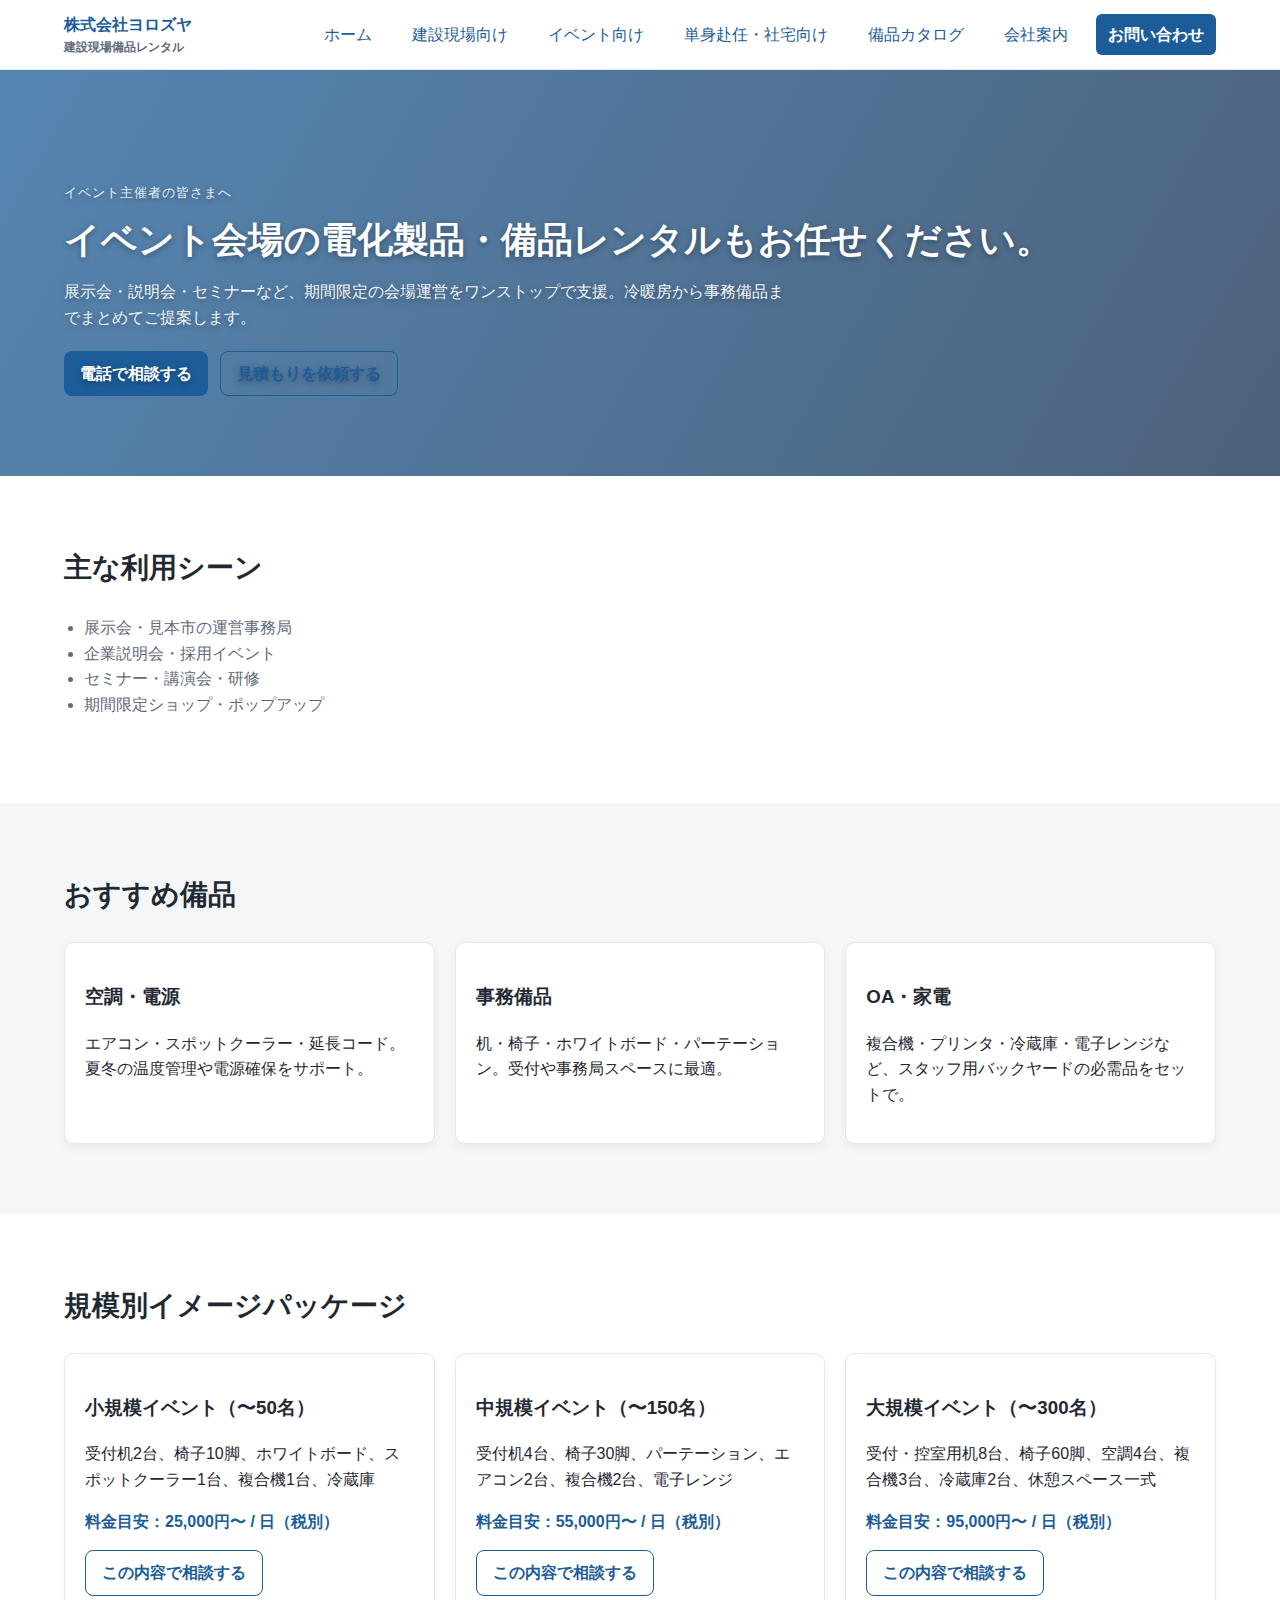
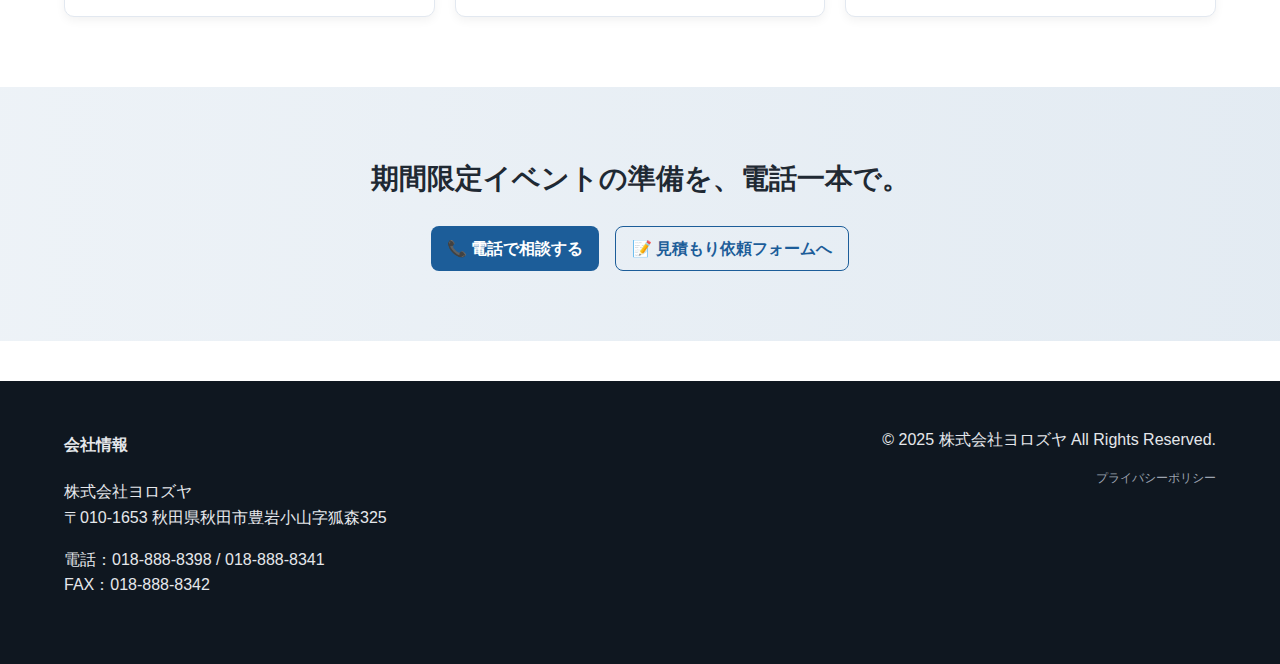
<file: event.html>
<!DOCTYPE html>
<html lang="ja">
<head>
  <meta charset="UTF-8">
  <meta name="viewport" content="width=device-width, initial-scale=1.0">
  <title>イベント向け備品レンタル｜株式会社ヨロズヤ</title>
  <link rel="stylesheet" href="css/styles.css">
</head>
<body>
  <header class="site-header">
    <div class="container header-inner">
      <div class="logo">
        <span class="logo-main">株式会社ヨロズヤ</span>
        <span class="logo-sub">建設現場備品レンタル</span>
      </div>
      <button class="nav-toggle" aria-label="メニュー" aria-expanded="false">☰</button>
      <nav class="global-nav" aria-label="グローバルナビゲーション">
        <ul>
          <li><a href="index.html">ホーム</a></li>
          <li><a href="construction.html">建設現場向け</a></li>
          <li><a href="event.html">イベント向け</a></li>
          <li><a href="housing.html">単身赴任・社宅向け</a></li>
          <li><a href="catalog.html">備品カタログ</a></li>
          <li><a href="about.html">会社案内</a></li>
          <li><a class="btn-primary" href="contact.html">お問い合わせ</a></li>
        </ul>
      </nav>
    </div>
  </header>

  <main>
    <section class="hero hero-secondary">
      <div class="container hero-content">
        <p class="hero-eyebrow">イベント主催者の皆さまへ</p>
        <h1>イベント会場の電化製品・備品レンタルもお任せください。</h1>
        <p class="hero-sub">展示会・説明会・セミナーなど、期間限定の会場運営をワンストップで支援。冷暖房から事務備品までまとめてご提案します。</p>
        <div class="hero-cta">
          <a class="btn-primary" href="tel:0188888398">電話で相談する</a>
          <a class="btn-outline" href="contact.html#estimate-form">見積もりを依頼する</a>
        </div>
      </div>
    </section>

    <section class="section">
      <div class="container">
        <h2>主な利用シーン</h2>
        <ul class="bullet-list">
          <li>展示会・見本市の運営事務局</li>
          <li>企業説明会・採用イベント</li>
          <li>セミナー・講演会・研修</li>
          <li>期間限定ショップ・ポップアップ</li>
        </ul>
      </div>
    </section>

    <section class="section alt">
      <div class="container">
        <h2>おすすめ備品</h2>
        <div class="grid three-cols">
          <div class="card">
            <h3>空調・電源</h3>
            <p>エアコン・スポットクーラー・延長コード。夏冬の温度管理や電源確保をサポート。</p>
          </div>
          <div class="card">
            <h3>事務備品</h3>
            <p>机・椅子・ホワイトボード・パーテーション。受付や事務局スペースに最適。</p>
          </div>
          <div class="card">
            <h3>OA・家電</h3>
            <p>複合機・プリンタ・冷蔵庫・電子レンジなど、スタッフ用バックヤードの必需品をセットで。</p>
          </div>
        </div>
      </div>
    </section>

    <section class="section">
      <div class="container">
        <h2>規模別イメージパッケージ</h2>
        <div class="grid three-cols">
          <div class="card">
            <h3>小規模イベント（〜50名）</h3>
            <p>受付机2台、椅子10脚、ホワイトボード、スポットクーラー1台、複合機1台、冷蔵庫</p>
            <p class="price">料金目安：25,000円〜 / 日（税別）</p>
            <a class="btn-outline" href="contact.html">この内容で相談する</a>
          </div>
          <div class="card">
            <h3>中規模イベント（〜150名）</h3>
            <p>受付机4台、椅子30脚、パーテーション、エアコン2台、複合機2台、電子レンジ</p>
            <p class="price">料金目安：55,000円〜 / 日（税別）</p>
            <a class="btn-outline" href="contact.html">この内容で相談する</a>
          </div>
          <div class="card">
            <h3>大規模イベント（〜300名）</h3>
            <p>受付・控室用机8台、椅子60脚、空調4台、複合機3台、冷蔵庫2台、休憩スペース一式</p>
            <p class="price">料金目安：95,000円〜 / 日（税別）</p>
            <a class="btn-outline" href="contact.html">この内容で相談する</a>
          </div>
        </div>
      </div>
    </section>

    <section class="section cta-block">
      <div class="container">
        <h2>期間限定イベントの準備を、電話一本で。</h2>
        <div class="cta-actions">
          <a class="btn-primary" href="tel:0188888398">📞 電話で相談する</a>
          <a class="btn-outline" href="contact.html#estimate-form">📝 見積もり依頼フォームへ</a>
        </div>
      </div>
    </section>
  </main>

  <div class="mobile-float">
    <a href="tel:0188888398">📞 電話相談</a>
    <a href="contact.html#estimate-form">📝 見積もり依頼</a>
  </div>

  <footer class="site-footer">
    <div class="container footer-content">
      <div>
        <h4>会社情報</h4>
        <p>株式会社ヨロズヤ<br>〒010-1653 秋田県秋田市豊岩小山字狐森325</p>
        <p>電話：018-888-8398 / 018-888-8341<br>FAX：018-888-8342</p>
      </div>
      <div class="footer-meta">
        <p>© 2025 株式会社ヨロズヤ All Rights Reserved.</p>
        <p class="small">プライバシーポリシー</p>
      </div>
    </div>
  </footer>

  <script src="js/main.js"></script>
</body>
</html>
</file>
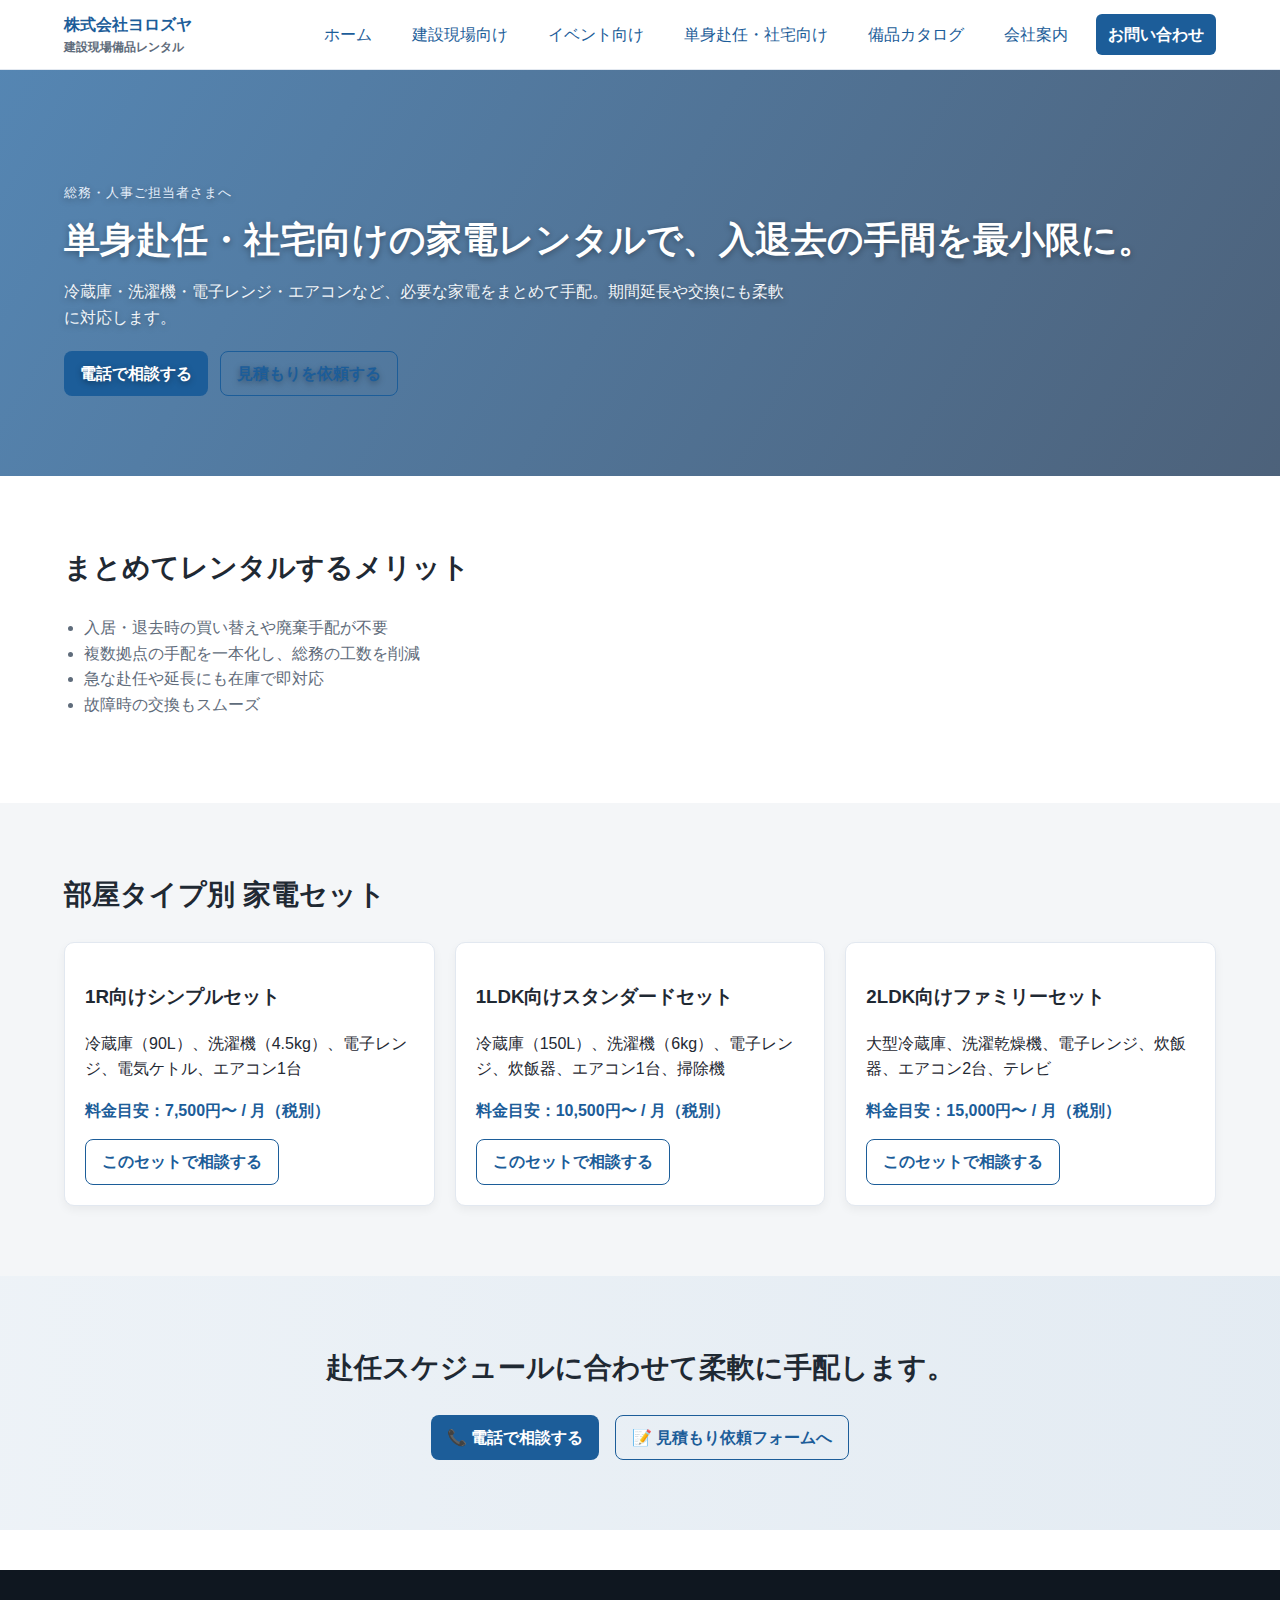
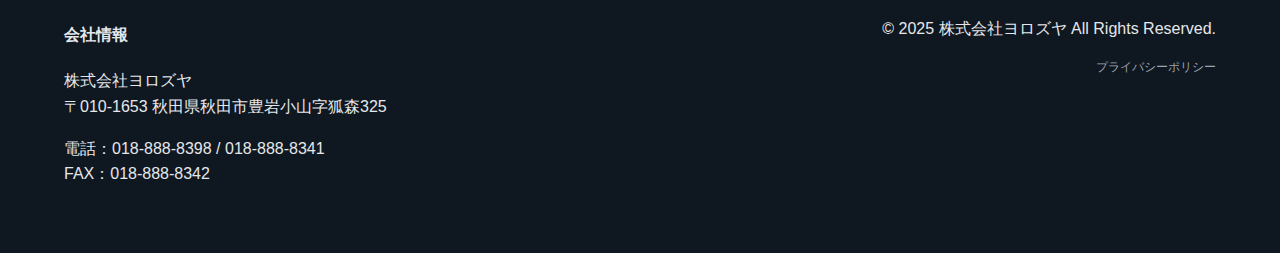
<file: housing.html>
<!DOCTYPE html>
<html lang="ja">
<head>
  <meta charset="UTF-8">
  <meta name="viewport" content="width=device-width, initial-scale=1.0">
  <title>単身赴任・社宅向け家電レンタル｜株式会社ヨロズヤ</title>
  <link rel="stylesheet" href="css/styles.css">
</head>
<body>
  <header class="site-header">
    <div class="container header-inner">
      <div class="logo">
        <span class="logo-main">株式会社ヨロズヤ</span>
        <span class="logo-sub">建設現場備品レンタル</span>
      </div>
      <button class="nav-toggle" aria-label="メニュー" aria-expanded="false">☰</button>
      <nav class="global-nav" aria-label="グローバルナビゲーション">
        <ul>
          <li><a href="index.html">ホーム</a></li>
          <li><a href="construction.html">建設現場向け</a></li>
          <li><a href="event.html">イベント向け</a></li>
          <li><a href="housing.html">単身赴任・社宅向け</a></li>
          <li><a href="catalog.html">備品カタログ</a></li>
          <li><a href="about.html">会社案内</a></li>
          <li><a class="btn-primary" href="contact.html">お問い合わせ</a></li>
        </ul>
      </nav>
    </div>
  </header>

  <main>
    <section class="hero hero-secondary">
      <div class="container hero-content">
        <p class="hero-eyebrow">総務・人事ご担当者さまへ</p>
        <h1>単身赴任・社宅向けの家電レンタルで、入退去の手間を最小限に。</h1>
        <p class="hero-sub">冷蔵庫・洗濯機・電子レンジ・エアコンなど、必要な家電をまとめて手配。期間延長や交換にも柔軟に対応します。</p>
        <div class="hero-cta">
          <a class="btn-primary" href="tel:0188888398">電話で相談する</a>
          <a class="btn-outline" href="contact.html#estimate-form">見積もりを依頼する</a>
        </div>
      </div>
    </section>

    <section class="section">
      <div class="container">
        <h2>まとめてレンタルするメリット</h2>
        <ul class="bullet-list">
          <li>入居・退去時の買い替えや廃棄手配が不要</li>
          <li>複数拠点の手配を一本化し、総務の工数を削減</li>
          <li>急な赴任や延長にも在庫で即対応</li>
          <li>故障時の交換もスムーズ</li>
        </ul>
      </div>
    </section>

    <section class="section alt">
      <div class="container">
        <h2>部屋タイプ別 家電セット</h2>
        <div class="grid three-cols">
          <div class="card">
            <h3>1R向けシンプルセット</h3>
            <p>冷蔵庫（90L）、洗濯機（4.5kg）、電子レンジ、電気ケトル、エアコン1台</p>
            <p class="price">料金目安：7,500円〜 / 月（税別）</p>
            <a class="btn-outline" href="contact.html">このセットで相談する</a>
          </div>
          <div class="card">
            <h3>1LDK向けスタンダードセット</h3>
            <p>冷蔵庫（150L）、洗濯機（6kg）、電子レンジ、炊飯器、エアコン1台、掃除機</p>
            <p class="price">料金目安：10,500円〜 / 月（税別）</p>
            <a class="btn-outline" href="contact.html">このセットで相談する</a>
          </div>
          <div class="card">
            <h3>2LDK向けファミリーセット</h3>
            <p>大型冷蔵庫、洗濯乾燥機、電子レンジ、炊飯器、エアコン2台、テレビ</p>
            <p class="price">料金目安：15,000円〜 / 月（税別）</p>
            <a class="btn-outline" href="contact.html">このセットで相談する</a>
          </div>
        </div>
      </div>
    </section>

    <section class="section cta-block">
      <div class="container">
        <h2>赴任スケジュールに合わせて柔軟に手配します。</h2>
        <div class="cta-actions">
          <a class="btn-primary" href="tel:0188888398">📞 電話で相談する</a>
          <a class="btn-outline" href="contact.html#estimate-form">📝 見積もり依頼フォームへ</a>
        </div>
      </div>
    </section>
  </main>

  <div class="mobile-float">
    <a href="tel:0188888398">📞 電話相談</a>
    <a href="contact.html#estimate-form">📝 見積もり依頼</a>
  </div>

  <footer class="site-footer">
    <div class="container footer-content">
      <div>
        <h4>会社情報</h4>
        <p>株式会社ヨロズヤ<br>〒010-1653 秋田県秋田市豊岩小山字狐森325</p>
        <p>電話：018-888-8398 / 018-888-8341<br>FAX：018-888-8342</p>
      </div>
      <div class="footer-meta">
        <p>© 2025 株式会社ヨロズヤ All Rights Reserved.</p>
        <p class="small">プライバシーポリシー</p>
      </div>
    </div>
  </footer>

  <script src="js/main.js"></script>
</body>
</html>
</file>
<file: css/styles.css>
:root {
  --primary: #1c5d99;
  --primary-dark: #164a7a;
  --text: #1f2933;
  --muted: #5f6c7b;
  --bg-alt: #f4f6f8;
  --border: #e2e8f0;
}

* {
  box-sizing: border-box;
}

body {
  margin: 0;
  font-family: -apple-system, BlinkMacSystemFont, "Helvetica Neue", Arial, sans-serif;
  color: var(--text);
  line-height: 1.6;
  background: #fff;
}

a {
  color: var(--primary);
  text-decoration: none;
}

a:hover {
  text-decoration: underline;
}

.container {
  width: 90%;
  max-width: 1200px;
  margin: 0 auto;
}

.site-header {
  background: #fff;
  border-bottom: 1px solid var(--border);
  position: sticky;
  top: 0;
  z-index: 1000;
}

.header-inner {
  display: flex;
  align-items: center;
  justify-content: space-between;
  padding: 12px 0;
}

.logo {
  display: flex;
  flex-direction: column;
  font-weight: 700;
  color: var(--primary);
}

.logo-sub {
  font-size: 12px;
  color: var(--muted);
}

.global-nav ul {
  list-style: none;
  display: flex;
  align-items: center;
  gap: 16px;
  margin: 0;
  padding: 0;
}

.global-nav a {
  padding: 8px 12px;
  border-radius: 6px;
  display: inline-block;
}

.btn-primary {
  background: var(--primary);
  color: #fff;
  padding: 10px 16px;
  border-radius: 8px;
  font-weight: 700;
  border: none;
  display: inline-block;
  transition: background 0.2s ease;
}

.btn-primary:hover {
  background: var(--primary-dark);
  text-decoration: none;
}

.btn-outline {
  border: 1px solid var(--primary);
  color: var(--primary);
  padding: 9px 16px;
  border-radius: 8px;
  font-weight: 700;
  display: inline-block;
  transition: background 0.2s ease, color 0.2s ease;
}

.btn-outline:hover {
  background: var(--primary);
  color: #fff;
  text-decoration: none;
}

.nav-toggle {
  display: none;
  background: none;
  border: 1px solid var(--border);
  border-radius: 6px;
  padding: 8px 10px;
  font-size: 18px;
}

.hero {
  background: linear-gradient(120deg, rgba(28,93,153,0.1), rgba(28,93,153,0.35)), url('https://images.unsplash.com/photo-1503389152951-9f343605f61e?auto=format&fit=crop&w=1600&q=80') center/cover no-repeat;
  color: #fff;
  padding: 120px 0 100px;
  text-shadow: 0 2px 6px rgba(0,0,0,0.35);
}

.hero-secondary {
  background: linear-gradient(120deg, rgba(28,93,153,0.75), rgba(17,45,78,0.75)), url('https://images.unsplash.com/photo-1489515217757-5fd1be406fef?auto=format&fit=crop&w=1600&q=80') center/cover no-repeat;
  padding: 100px 0 80px;
}

.hero-content h1 {
  font-size: 36px;
  margin: 10px 0;
}

.hero-sub {
  max-width: 720px;
  margin-bottom: 20px;
  color: #f1f5f9;
}

.hero-cta {
  display: flex;
  gap: 12px;
  flex-wrap: wrap;
}

.hero-eyebrow {
  letter-spacing: 0.08em;
  text-transform: uppercase;
  font-size: 13px;
  color: #e5effc;
}

.section {
  padding: 70px 0;
}

.section h2 {
  margin-top: 0;
  margin-bottom: 24px;
  font-size: 28px;
}

.alt {
  background: var(--bg-alt);
}

.grid {
  display: grid;
  gap: 20px;
}

.three-cols {
  grid-template-columns: repeat(auto-fit, minmax(240px, 1fr));
}

.four-cols {
  grid-template-columns: repeat(auto-fit, minmax(200px, 1fr));
}

.card {
  background: #fff;
  border: 1px solid var(--border);
  border-radius: 10px;
  padding: 20px;
  box-shadow: 0 4px 10px rgba(0,0,0,0.05);
}

.link-card {
  color: inherit;
  transition: transform 0.15s ease, box-shadow 0.15s ease;
}

.link-card:hover {
  transform: translateY(-3px);
  box-shadow: 0 6px 16px rgba(0,0,0,0.08);
  text-decoration: none;
}

.steps .step {
  position: relative;
  padding-top: 40px;
}

.step-number {
  position: absolute;
  top: 12px;
  left: 12px;
  width: 28px;
  height: 28px;
  border-radius: 50%;
  background: var(--primary);
  color: #fff;
  display: grid;
  place-items: center;
  font-weight: 700;
}

.bullet-list {
  padding-left: 20px;
  color: var(--muted);
}

.price {
  font-weight: 700;
  color: var(--primary);
}

.faq-item + .faq-item {
  border-top: 1px solid var(--border);
  padding-top: 12px;
}

.timeline {
  list-style: none;
  padding: 0;
}

.timeline li {
  margin-bottom: 10px;
  color: var(--muted);
}

.timeline span {
  font-weight: 700;
  color: var(--text);
  margin-right: 8px;
}

.info-table {
  width: 100%;
  border-collapse: collapse;
}

.info-table th,
.info-table td {
  border: 1px solid var(--border);
  padding: 10px;
  text-align: left;
}

.callout {
  border: 2px solid var(--primary);
  border-radius: 10px;
  padding: 20px;
  background: #f8fbff;
}

.callout .large {
  font-size: 20px;
  font-weight: 700;
  margin: 0 0 10px;
}

.contact-form {
  display: flex;
  flex-direction: column;
  gap: 16px;
  background: #fff;
  border: 1px solid var(--border);
  border-radius: 10px;
  padding: 20px;
  box-shadow: 0 4px 12px rgba(0,0,0,0.04);
}

.form-grid {
  display: grid;
  grid-template-columns: repeat(auto-fit, minmax(240px, 1fr));
  gap: 12px;
}

.contact-form input,
.contact-form textarea {
  width: 100%;
  padding: 10px;
  margin-top: 6px;
  border-radius: 6px;
  border: 1px solid var(--border);
  font-size: 14px;
}

.contact-form fieldset {
  border: 1px solid var(--border);
  border-radius: 8px;
  padding: 12px;
}

.contact-form legend {
  font-weight: 700;
}

.contact-form label {
  display: block;
  font-weight: 600;
  color: var(--text);
}

.contact-form label input[type="checkbox"],
.contact-form label input[type="radio"] {
  width: auto;
  margin-right: 6px;
}

.form-feedback {
  color: var(--primary);
  font-weight: 700;
}

.cta-block {
  text-align: center;
  background: linear-gradient(90deg, rgba(28,93,153,0.08), rgba(28,93,153,0.12));
}

.cta-actions {
  display: flex;
  justify-content: center;
  gap: 16px;
  flex-wrap: wrap;
  margin-top: 16px;
}

.site-footer {
  background: #0f1720;
  color: #e5e7eb;
  padding: 30px 0 50px;
  margin-top: 40px;
}

.footer-content {
  display: flex;
  justify-content: space-between;
  gap: 20px;
  align-items: flex-start;
}

.footer-meta {
  text-align: right;
}

.footer-meta .small {
  color: #9ca3af;
  font-size: 12px;
}

.mobile-float {
  display: none;
  position: fixed;
  bottom: 0;
  left: 0;
  right: 0;
  background: #fff;
  border-top: 1px solid var(--border);
  box-shadow: 0 -4px 12px rgba(0,0,0,0.08);
}

.mobile-float a {
  width: 50%;
  text-align: center;
  padding: 14px 0;
  display: inline-block;
  font-weight: 700;
  color: var(--text);
}

.mobile-float a:first-child {
  border-right: 1px solid var(--border);
}

.hero h1, .hero-secondary h1 {
  line-height: 1.3;
}

.catalog h2 {
  margin-top: 40px;
  margin-bottom: 16px;
}

@media (max-width: 900px) {
  .global-nav {
    position: absolute;
    top: 100%;
    right: 0;
    background: #fff;
    width: 100%;
    border-bottom: 1px solid var(--border);
    display: none;
  }

  .global-nav.open {
    display: block;
  }

  .global-nav ul {
    flex-direction: column;
    align-items: flex-start;
    padding: 12px 20px;
  }

  .nav-toggle {
    display: block;
  }
}

@media (max-width: 768px) {
  .header-inner {
    padding: 10px 0;
  }

  .hero {
    padding: 90px 0 70px;
  }

  .hero-content h1 {
    font-size: 30px;
  }

  .hero-sub {
    font-size: 15px;
  }

  .footer-content {
    flex-direction: column;
    text-align: left;
  }

  .mobile-float {
    display: flex;
  }

  body {
    padding-bottom: 64px;
  }
}
</file>
